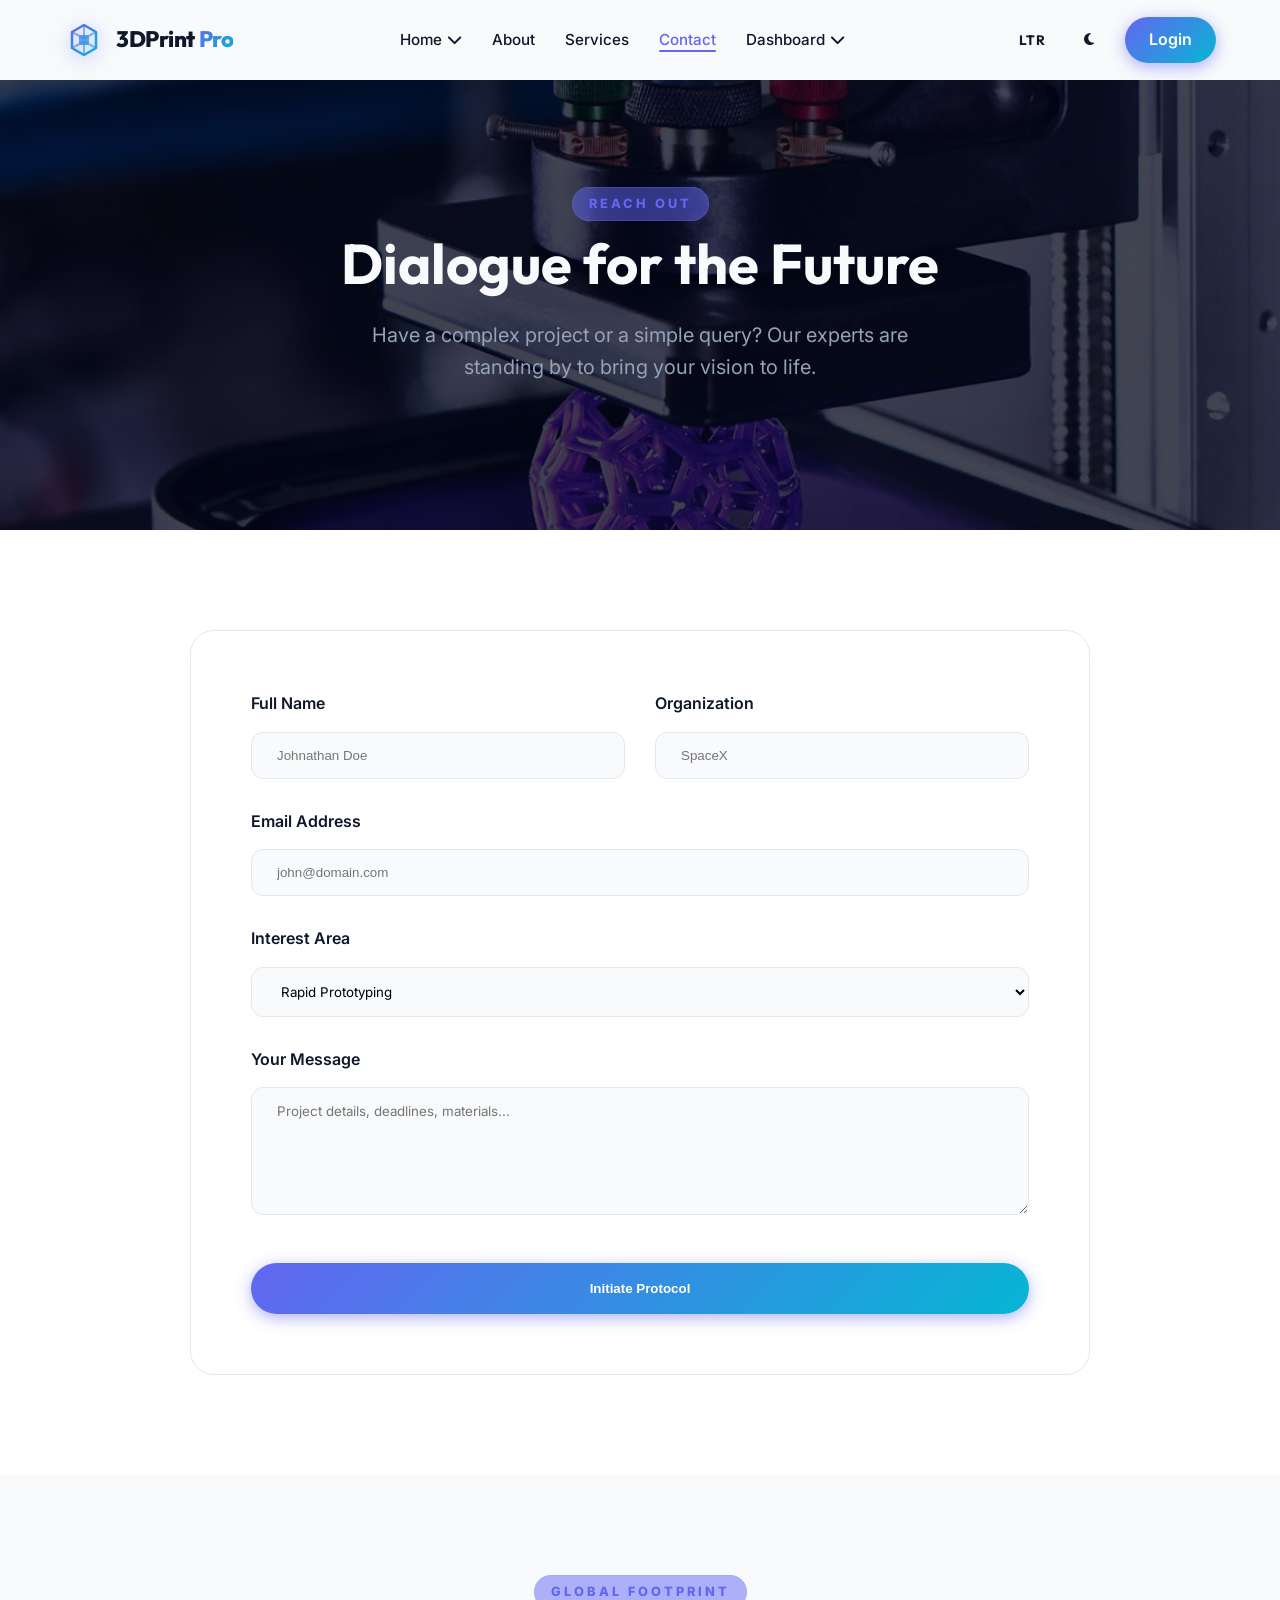
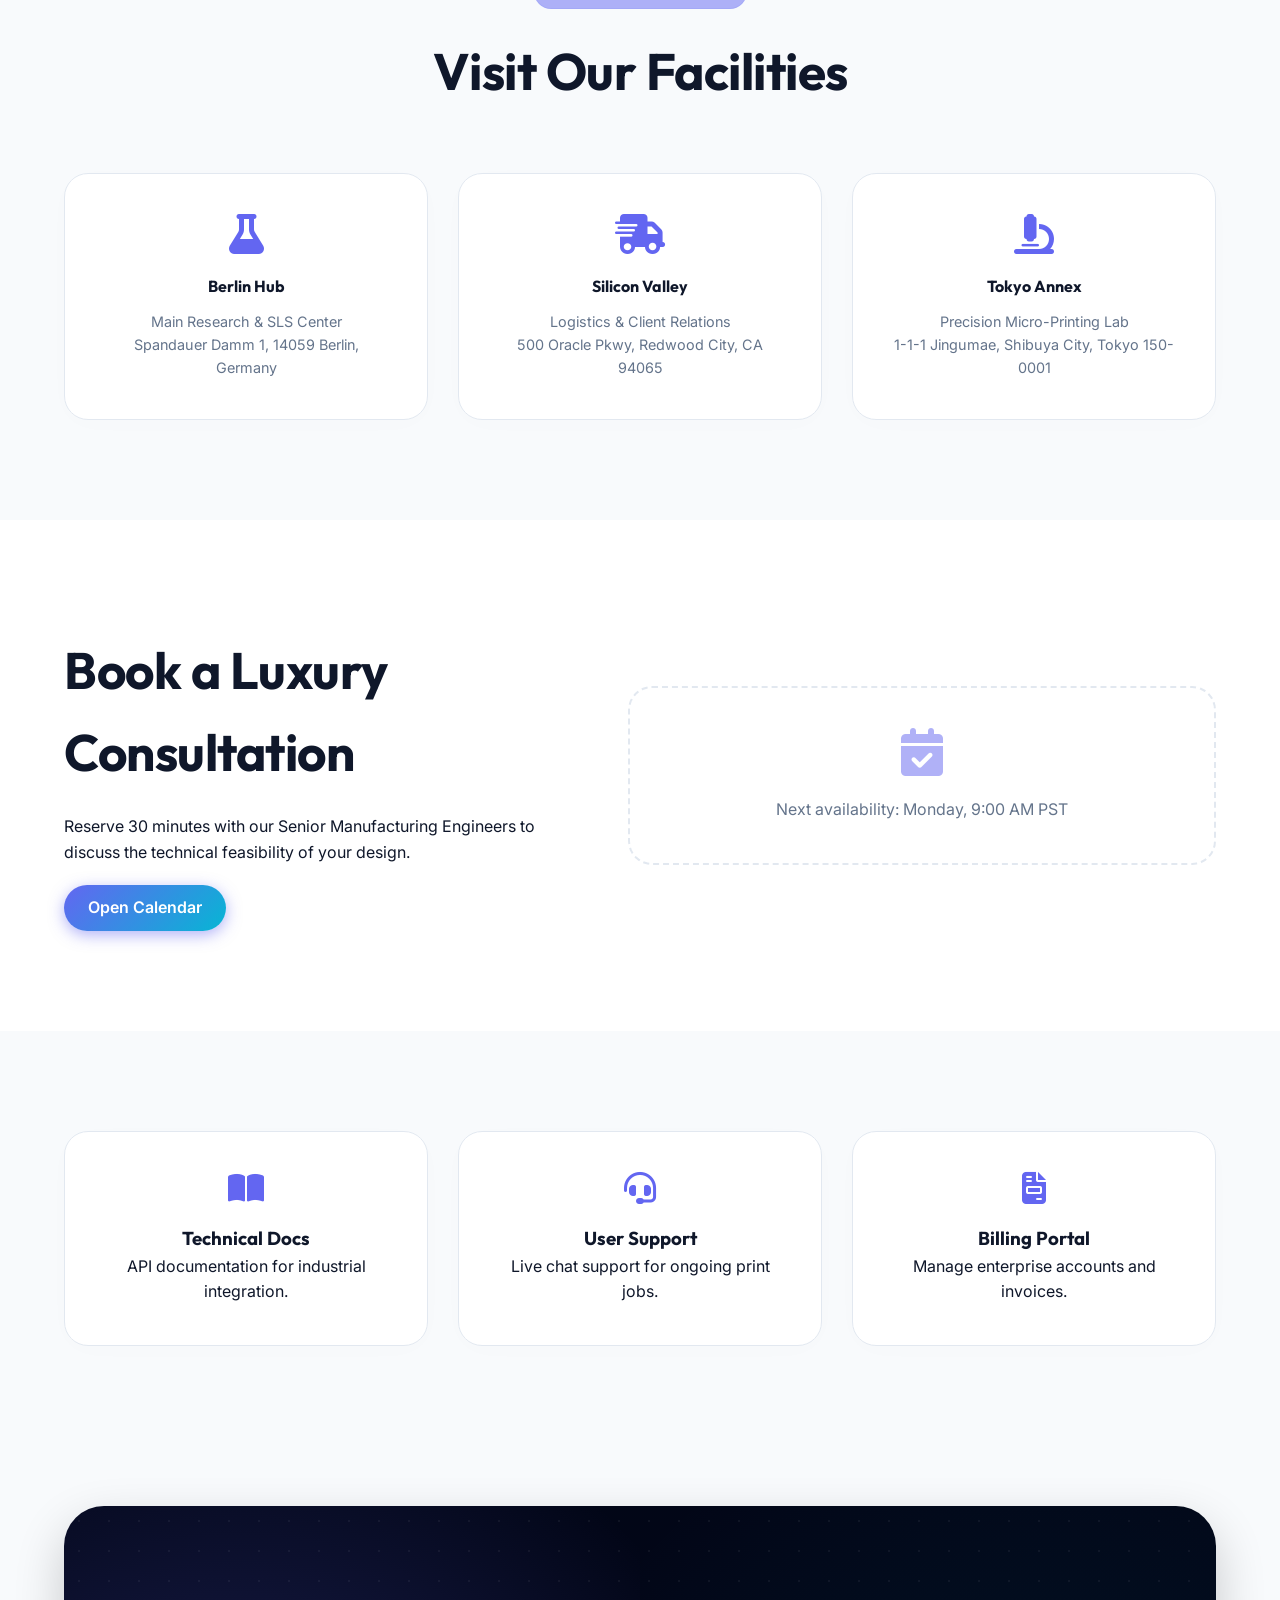
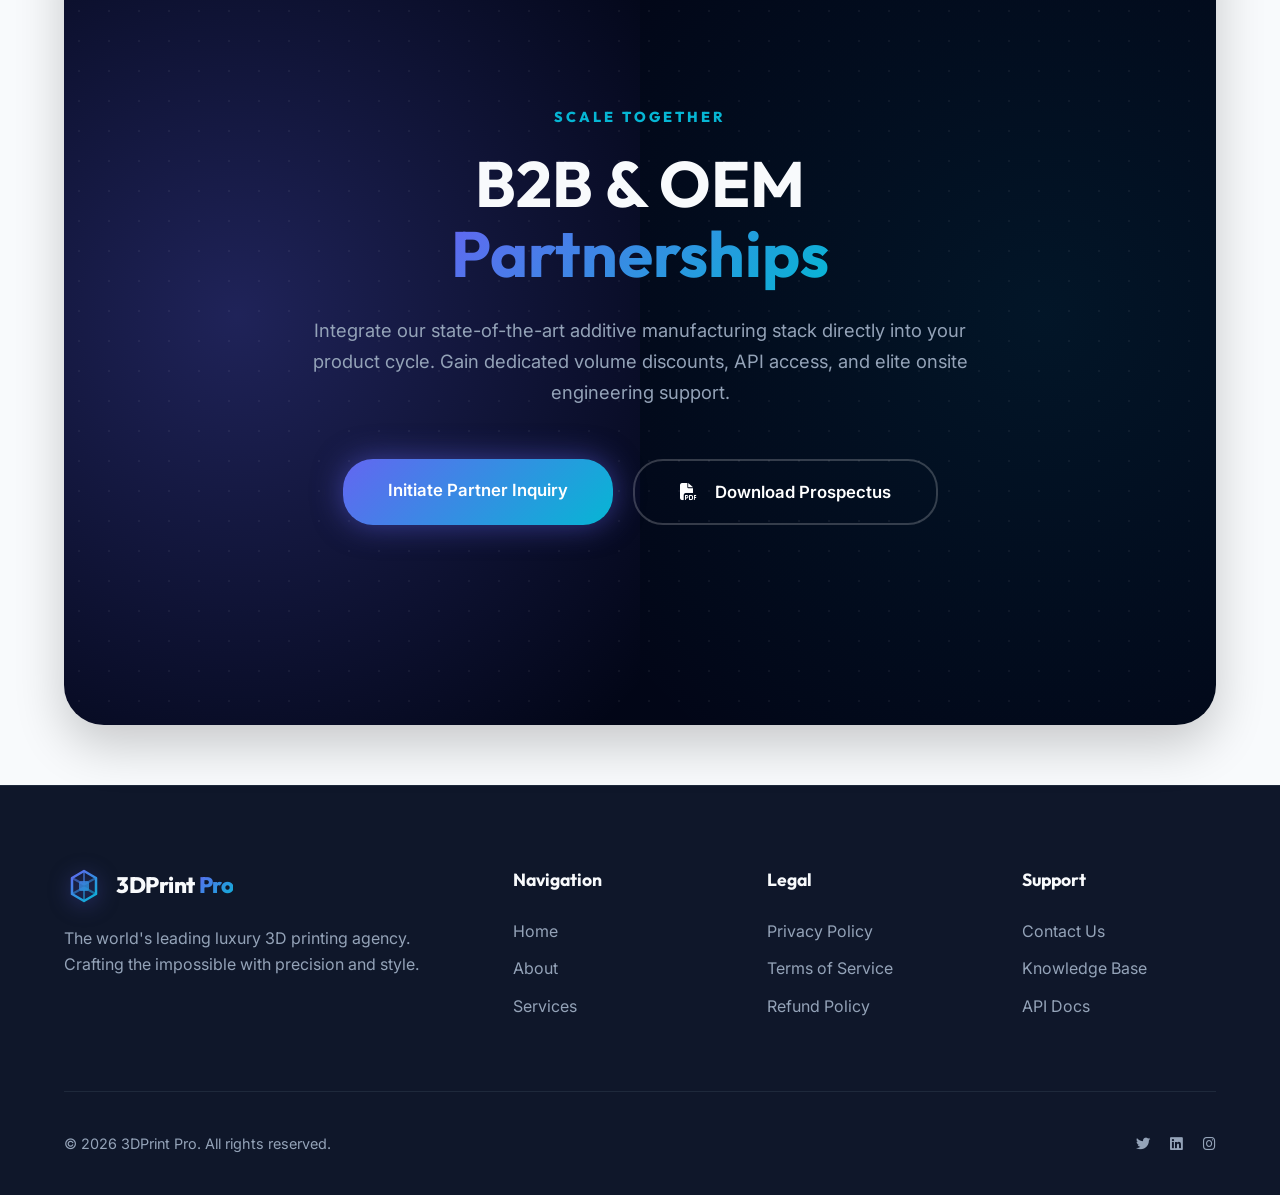
<file: contact.html>
<!DOCTYPE html>
<html lang="en">

<head>
    <meta charset="UTF-8">
    <meta name="viewport" content="width=device-width, initial-scale=1.0">
    <title>Contact Us | 3DPrint Pro</title>
    <link rel="icon" type="image/svg+xml" href="logo-icon.svg">
    <meta name="description"
        content="Get in touch with 3DPrint Pro for all your industrial 3D printing inquiries. Consulting, support, and partnerships.">
    <style>
        html,
        body {
            overflow-x: hidden !important;
            max-width: 100% !important;
        }

        * {
            box-sizing: border-box;
            min-width: 0;
        }
    </style>
    <!-- Font Awesome for icons -->
    <link rel="stylesheet" href="https://cdnjs.cloudflare.com/ajax/libs/font-awesome/6.4.0/css/all.min.css">
    <link rel="stylesheet" href="index.css">
</head>

<body>

    <header>
        <a href="index.html" class="logo">
            <img src="logo-icon.svg" alt="3DPrint Pro" class="logo-icon">
            <span class="logo-text">3DPrint <span class="text-accent">Pro</span></span>
        </a>

        <nav>
            <div class="nav-item">
                <a href="index.html" class="nav-link">Home <i class="fas fa-chevron-down"></i></a>
                <div class="dropdown">
                    <a href="index.html" class="dropdown-link">Home 1</a>
                    <a href="home2.html" class="dropdown-link">Home 2</a>
                </div>
            </div>
            <div class="nav-item">
                <a href="about.html" class="nav-link">About</a>
            </div>
            <div class="nav-item">
                <a href="services.html" class="nav-link">Services</a>
            </div>
            <div class="nav-item">
                <a href="contact.html" class="nav-link active">Contact</a>
            </div>
            <div class="nav-item">
                <a href="user-dashboard.html" class="nav-link">Dashboard <i class="fas fa-chevron-down"></i></a>
                <div class="dropdown">
                    <a href="user-dashboard.html" class="dropdown-link">User Dashboard</a>
                    <a href="admin-dashboard.html" class="dropdown-link">Admin Dashboard</a>
                </div>
            </div>
        </nav>

        <div class="header-right">
            <button class="icon-btn" id="rtl-toggle" title="Switch RTL/LTR">LTR</button>
            <button class="icon-btn" id="theme-toggle" title="Toggle Theme"><i class="fas fa-moon"></i></button>
            <a href="login.html" class="login-btn">Login</a>
            <button class="hamburger" id="hamburger" aria-label="Toggle menu">
                <span></span><span></span><span></span>
            </button>
        </div>
    </header>

    <!-- Mobile Nav Drawer -->
    <div class="mobile-nav" id="mobile-nav">
        <div class="mobile-nav-overlay" id="mobile-nav-overlay"></div>
        <div class="mobile-nav-drawer">
            <button class="mobile-nav-link" onclick="toggleMobileSub('home-sub',this)">
                Home <i class="fas fa-chevron-down"></i>
            </button>
            <div class="mobile-sub-group" id="home-sub">
                <a href="index.html" class="mobile-sub-link">Home 1</a>
                <a href="home2.html" class="mobile-sub-link">Home 2</a>
            </div>
            <a href="about.html" class="mobile-nav-link">About</a>
            <a href="services.html" class="mobile-nav-link">Services</a>
            <a href="contact.html" class="mobile-nav-link active">Contact</a>
            <button class="mobile-nav-link" onclick="toggleMobileSub('dash-sub',this)">
                Dashboard <i class="fas fa-chevron-down"></i>
            </button>
            <div class="mobile-sub-group" id="dash-sub">
                <a href="user-dashboard.html" class="mobile-sub-link">User Dashboard</a>
                <a href="admin-dashboard.html" class="mobile-sub-link">Admin Dashboard</a>
            </div>
            <div class="mobile-nav-footer">
                <a href="login.html" class="login-btn" style="flex:1; text-align:center;">Login</a>
            </div>
        </div>
    </div>

    <main style="padding-top: 80px;">
        <!-- Section 1: Hero -->
        <section class="hero" style="height: 50vh; min-height: 400px; background-image: url('3d5.webp'); background-size: cover; background-position: center; position: relative; overflow: hidden;">
            <div class="hero-overlay" style="position: absolute; inset: 0; background: var(--bg-main); opacity: 0.75; z-index: 1;"></div>
            <div class="hero-content" style="position: relative; z-index: 2;">
                <span class="section-tag">Reach Out</span>
                <h1 style="font-size: 3.5rem;">Dialogue for the Future</h1>
                <p>Have a complex project or a simple query? Our experts are standing by to bring your vision to life.
                </p>
            </div>
        </section>

        <!-- Section 2: Contact Form -->
        <section id="contact-portal" style="background: var(--bg-card);">
            <div style="max-width: 900px; margin: 0 auto;">
                <div class="card" style="padding: clamp(24px, 5vw, 60px);">
                    <form>
                        <div style="display: grid; grid-template-columns: 1fr 1fr; gap: 30px; margin-bottom: 30px;">
                            <div>
                                <label style="display: block; margin-bottom: 15px; font-weight: 600;">Full Name</label>
                                <input type="text" placeholder="Johnathan Doe"
                                    style="width: 100%; padding: 15px 25px; border-radius: 12px; border: 1px solid var(--border); background: var(--bg-main);">
                            </div>
                            <div>
                                <label
                                    style="display: block; margin-bottom: 15px; font-weight: 600;">Organization</label>
                                <input type="text" placeholder="SpaceX"
                                    style="width: 100%; padding: 15px 25px; border-radius: 12px; border: 1px solid var(--border); background: var(--bg-main);">
                            </div>
                        </div>
                        <div style="margin-bottom: 30px;">
                            <label style="display: block; margin-bottom: 15px; font-weight: 600;">Email Address</label>
                            <input type="email" placeholder="john@domain.com"
                                style="width: 100%; padding: 15px 25px; border-radius: 12px; border: 1px solid var(--border); background: var(--bg-main);">
                        </div>
                        <div style="margin-bottom: 30px;">
                            <label style="display: block; margin-bottom: 15px; font-weight: 600;">Interest Area</label>
                            <select
                                style="width: 100%; padding: 15px 25px; border-radius: 12px; border: 1px solid var(--border); background: var(--bg-main); font-family: inherit;">
                                <option>Rapid Prototyping</option>
                                <option>Industrial Batch Production</option>
                                <option>B2B Partnership</option>
                                <option>R&D Collaboration</option>
                            </select>
                        </div>
                        <div style="margin-bottom: 40px;">
                            <label style="display: block; margin-bottom: 15px; font-weight: 600;">Your Message</label>
                            <textarea rows="6" placeholder="Project details, deadlines, materials..."
                                style="width: 100%; padding: 15px 25px; border-radius: 12px; border: 1px solid var(--border); background: var(--bg-main); font-family: inherit;"></textarea>
                        </div>
                        <button type="submit" class="login-btn"
                            style="width: 100%; border: none; cursor: pointer; padding: 18px;">Initiate
                            Protocol</button>
                    </form>
                </div>
            </div>
        </section>

        <!-- Section 3: Global Hub Locations -->
        <section id="hubs">
            <div class="section-head">
                <span class="section-tag">Global Footprint</span>
                <h2 class="section-title">Visit Our Facilities</h2>
            </div>
            <div class="grid-3">
                <div class="card" style="text-align: center;">
                    <i class="fas fa-flask" style="font-size: 2.5rem; color: var(--primary); margin-bottom: 20px;"></i>
                    <h4>Berlin Hub</h4>
                    <p style="font-size: 0.9rem; margin-top: 10px; color: var(--text-muted);">Main Research & SLS
                        Center<br>Spandauer Damm 1, 14059 Berlin, Germany</p>
                </div>
                <div class="card" style="text-align: center;">
                    <i class="fas fa-truck-fast" style="font-size: 2.5rem; color: var(--primary); margin-bottom: 20px;"></i>
                    <h4>Silicon Valley</h4>
                    <p style="font-size: 0.9rem; margin-top: 10px; color: var(--text-muted);">Logistics & Client
                        Relations<br>500 Oracle Pkwy, Redwood City, CA 94065</p>
                </div>
                <div class="card" style="text-align: center;">
                    <i class="fas fa-microscope" style="font-size: 2.5rem; color: var(--primary); margin-bottom: 20px;"></i>
                    <h4>Tokyo Annex</h4>
                    <p style="font-size: 0.9rem; margin-top: 10px; color: var(--text-muted);">Precision Micro-Printing
                        Lab<br>1-1-1 Jingumae, Shibuya City, Tokyo 150-0001</p>
                </div>
            </div>
        </section>

        <!-- Section 4: Booking / Calendar -->
        <section id="booking" style="background: var(--bg-card);">
            <div style="display: flex; gap: 60px; align-items: center; flex-wrap: wrap;">
                <div style="flex: 1; min-width: 300px;">
                    <h2 class="section-title">Book a Luxury Consultation</h2>
                    <p style="margin: 20px 0;">Reserve 30 minutes with our Senior Manufacturing Engineers to discuss the
                        technical feasibility of your design.</p>
                    <a href="#" class="login-btn" style="display: inline-block;">Open Calendar</a>
                </div>
                <div
                    style="flex: 1; min-width: 300px; padding: 40px; border-radius: 24px; border: 2px dashed var(--border); text-align: center;">
                    <i class="fas fa-calendar-check" style="font-size: 3rem; color: var(--primary); opacity: 0.5;"></i>
                    <p style="margin-top: 20px; color: var(--text-muted);">Next availability: Monday, 9:00 AM PST</p>
                </div>
            </div>
        </section>

        <!-- Section 5: Support Hub -->
        <section id="support">
            <div class="grid-3" style="text-align: center;">
                <div class="card">
                    <i class="fas fa-book-open"
                        style="font-size: 2rem; color: var(--primary); margin-bottom: 20px;"></i>
                    <h3>Technical Docs</h3>
                    <p>API documentation for industrial integration.</p>
                </div>
                <div class="card">
                    <i class="fas fa-headset" style="font-size: 2rem; color: var(--primary); margin-bottom: 20px;"></i>
                    <h3>User Support</h3>
                    <p>Live chat support for ongoing print jobs.</p>
                </div>
                <div class="card">
                    <i class="fas fa-file-invoice"
                        style="font-size: 2rem; color: var(--primary); margin-bottom: 20px;"></i>
                    <h3>Billing Portal</h3>
                    <p>Manage enterprise accounts and invoices.</p>
                </div>
            </div>
        </section>

        <!-- Section 6: Partner with Us -->
        <section id="partnership" style="margin: 60px 5%; position: relative; border-radius: 40px; overflow: hidden; background: #020617; box-shadow: 0 20px 50px rgba(0, 0, 0, 0.2);">
            <!-- Dynamic Background elements -->
            <div style="position: absolute; top: -50%; left: -20%; width: 70%; height: 200%; background: radial-gradient(circle, var(--primary-glow) 0%, transparent 60%); opacity: 0.6; z-index: 1;"></div>
            <div style="position: absolute; bottom: -50%; right: -20%; width: 70%; height: 200%; background: radial-gradient(circle, rgba(6, 182, 212, 0.15) 0%, transparent 60%); opacity: 0.6; z-index: 1;"></div>
            <div style="position: absolute; inset: 0; background-image: radial-gradient(rgba(255, 255, 255, 0.05) 1px, transparent 1px); background-size: 30px 30px; z-index: 2;"></div>
            
            <div style="position: relative; z-index: 3; padding: 100px 8%; text-align: center; color: #f8fafc;">
                <span style="font-family: 'Outfit'; font-weight: 800; font-size: 0.9rem; letter-spacing: 3px; color: var(--secondary); text-transform: uppercase; margin-bottom: 20px; display: block;">Scale Together</span>
                <h2 style="font-size: clamp(2.5rem, 5vw, 4rem); margin-bottom: 25px; line-height: 1.1;">B2B & OEM <br><span style="background: linear-gradient(135deg, var(--primary), var(--secondary)); -webkit-background-clip: text; -webkit-text-fill-color: transparent; background-clip: text;">Partnerships</span></h2>
                <p style="max-width: 700px; margin: 0 auto 50px; font-size: 1.15rem; color: #94a3b8; line-height: 1.7;">
                    Integrate our state-of-the-art additive manufacturing stack directly into your product cycle. Gain dedicated volume discounts, API access, and elite onsite engineering support.
                </p>
                <div style="display: flex; gap: 20px; justify-content: center; flex-wrap: wrap;">
                    <a href="#" class="login-btn" style="padding: 18px 45px; font-size: 1.05rem; box-shadow: 0 0 30px var(--primary-glow);">Initiate Partner Inquiry</a>
                    <a href="#" class="secondary-btn" style="padding: 18px 45px; font-size: 1.05rem; border-color: rgba(255, 255, 255, 0.2); color: white;"><i class="fas fa-file-pdf" style="margin-right: 10px;"></i> Download Prospectus</a>
                </div>
            </div>
        </section>
    </main>

    <footer>
        <div class="footer-grid">
            <div class="footer-about">
                <a href="index.html" class="logo footer-logo">
                    <img src="logo-icon.svg" alt="3DPrint Pro" class="logo-icon">
                    <span class="logo-text">3DPrint <span class="text-accent">Pro</span></span>
                </a>
                <p style="color: var(--text-muted);">The world's leading luxury 3D printing agency. Crafting the
                    impossible with precision and style.</p>
            </div>
            <div class="footer-links">
                <h4>Navigation</h4>
                <ul>
                    <li><a href="index.html">Home</a></li>
                    <li><a href="about.html">About</a></li>
                    <li><a href="services.html">Services</a></li>
                </ul>
            </div>
            <div class="footer-links">
                <h4>Legal</h4>
                <ul>
                    <li><a href="#">Privacy Policy</a></li>
                    <li><a href="#">Terms of Service</a></li>
                    <li><a href="#">Refund Policy</a></li>
                </ul>
            </div>
            <div class="footer-links">
                <h4>Support</h4>
                <ul>
                    <li><a href="contact.html">Contact Us</a></li>
                    <li><a href="#">Knowledge Base</a></li>
                    <li><a href="#">API Docs</a></li>
                </ul>
            </div>
        </div>
        <div class="footer-bottom">
            <p>&copy; 2026 3DPrint Pro. All rights reserved.</p>
            <div style="display: flex; gap: 20px;">
                <a href="#" style="color: var(--text-muted);"><i class="fab fa-twitter"></i></a>
                <a href="#" style="color: var(--text-muted);"><i class="fab fa-linkedin"></i></a>
                <a href="#" style="color: var(--text-muted);"><i class="fab fa-instagram"></i></a>
            </div>
        </div>
    </footer>

    <script src="index.js"></script>
    <script>
        const hamburger = document.getElementById('hamburger');
        const mobileNav = document.getElementById('mobile-nav');
        const overlay = document.getElementById('mobile-nav-overlay');
        hamburger.addEventListener('click', () => {
            hamburger.classList.toggle('open');
            mobileNav.classList.toggle('open');
            document.body.style.overflow = mobileNav.classList.contains('open') ? 'hidden' : '';
        });
        overlay.addEventListener('click', () => {
            hamburger.classList.remove('open');
            mobileNav.classList.remove('open');
            document.body.style.overflow = '';
        });
        function toggleMobileSub(id, btn) {
            document.getElementById(id).classList.toggle('open');
            btn.classList.toggle('active');
        }
    </script>
</body>

</html>
</file>
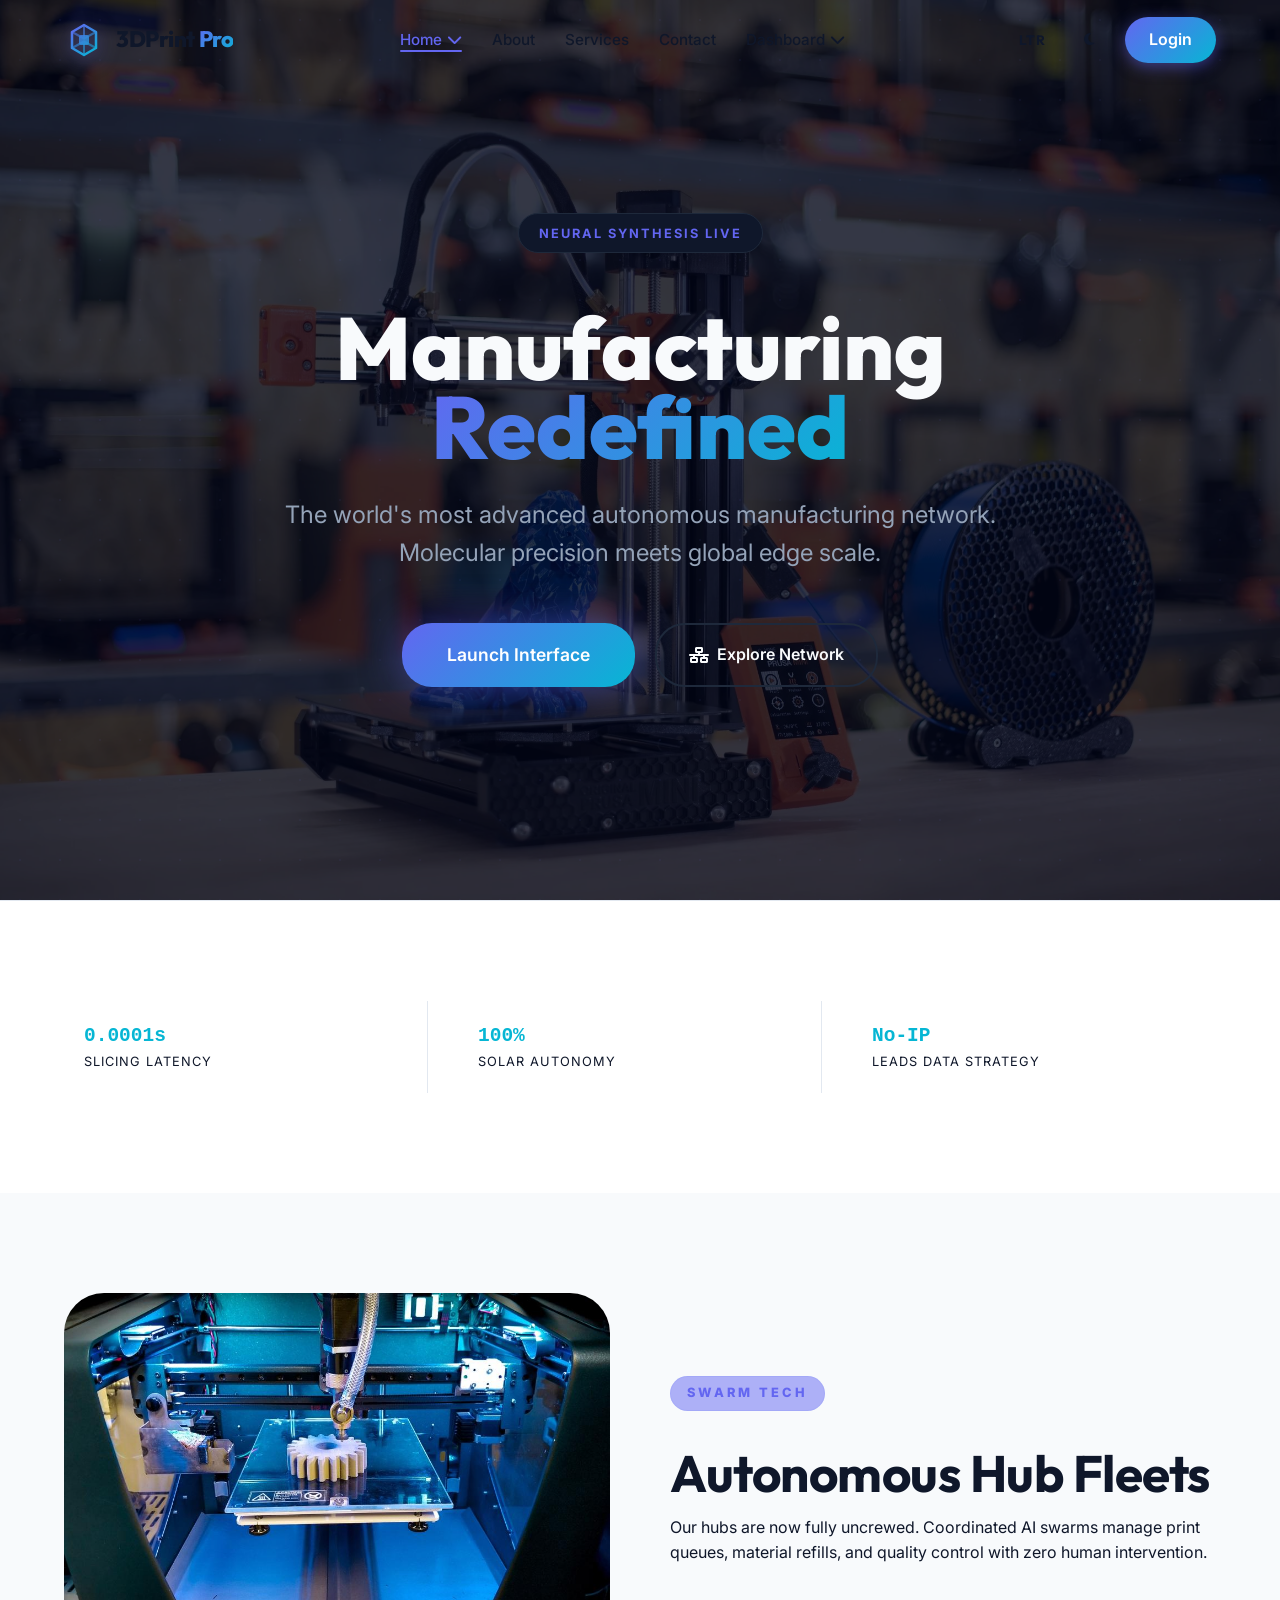
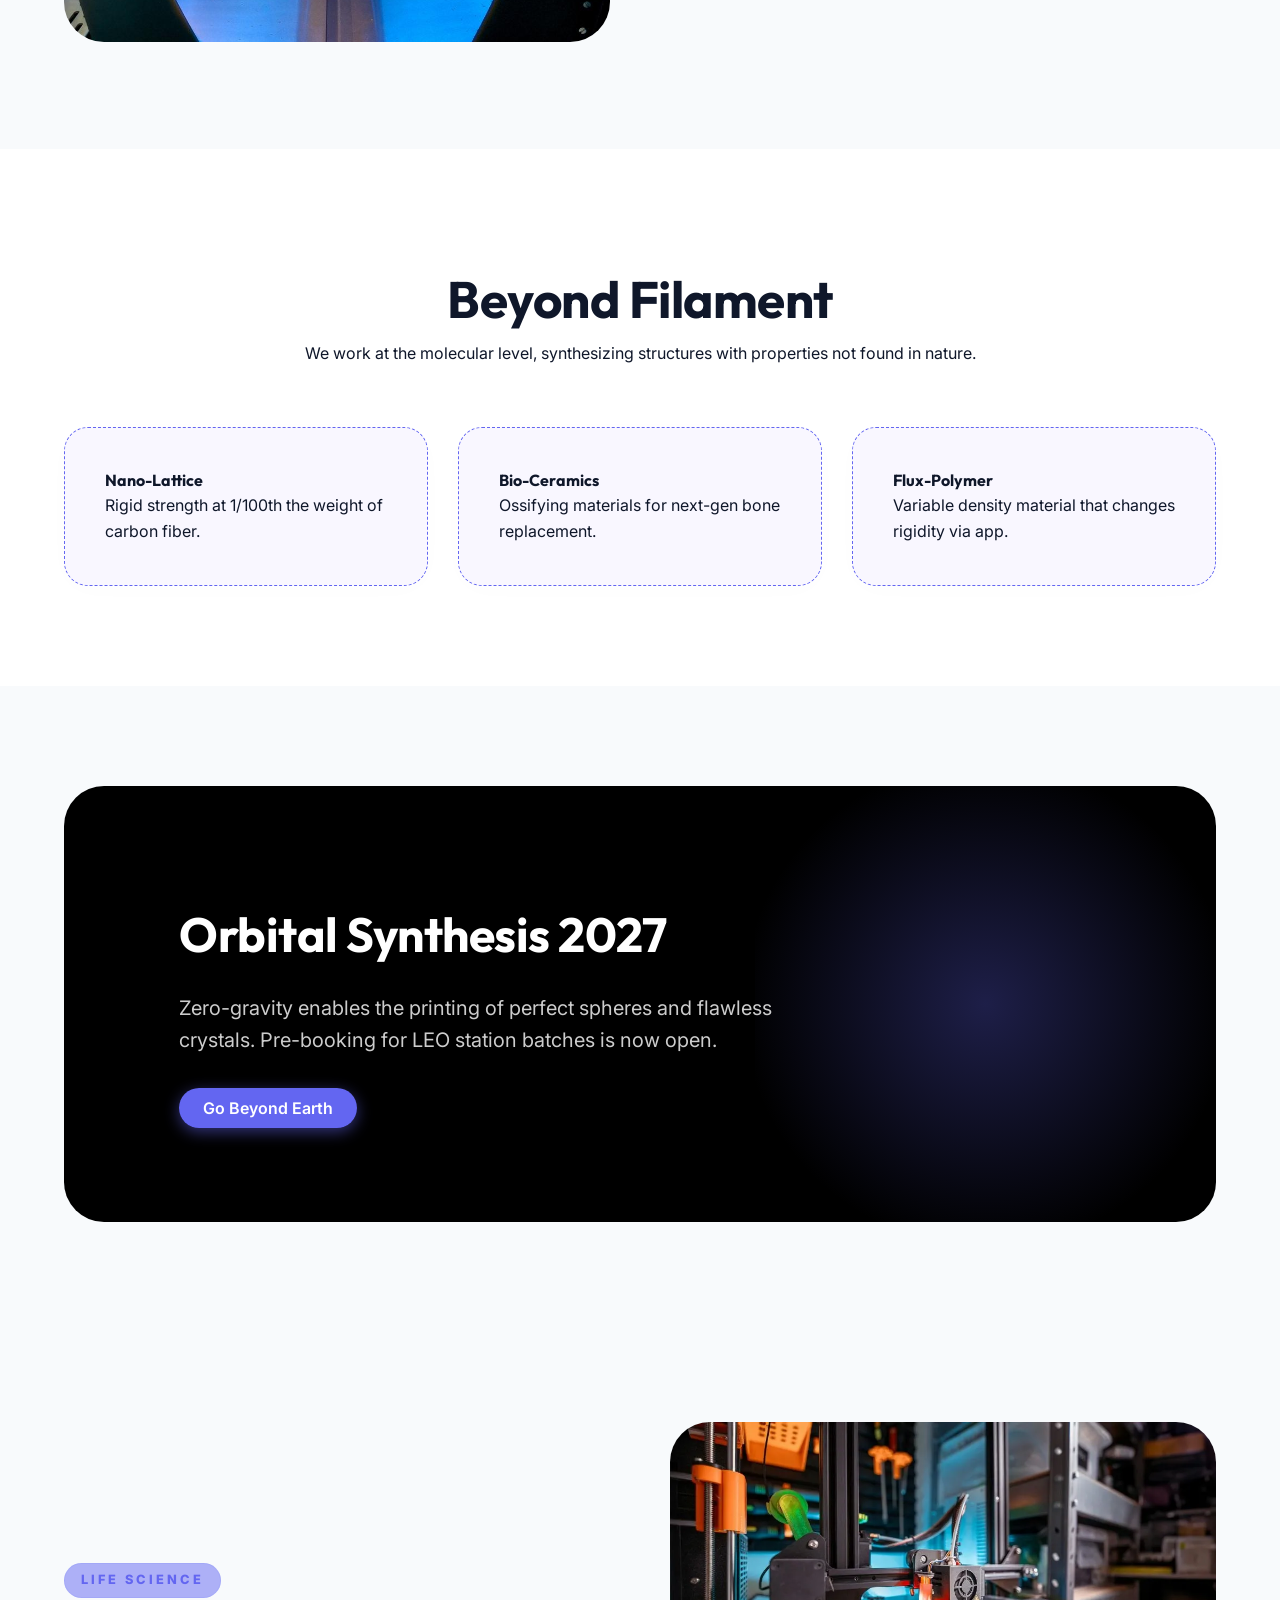
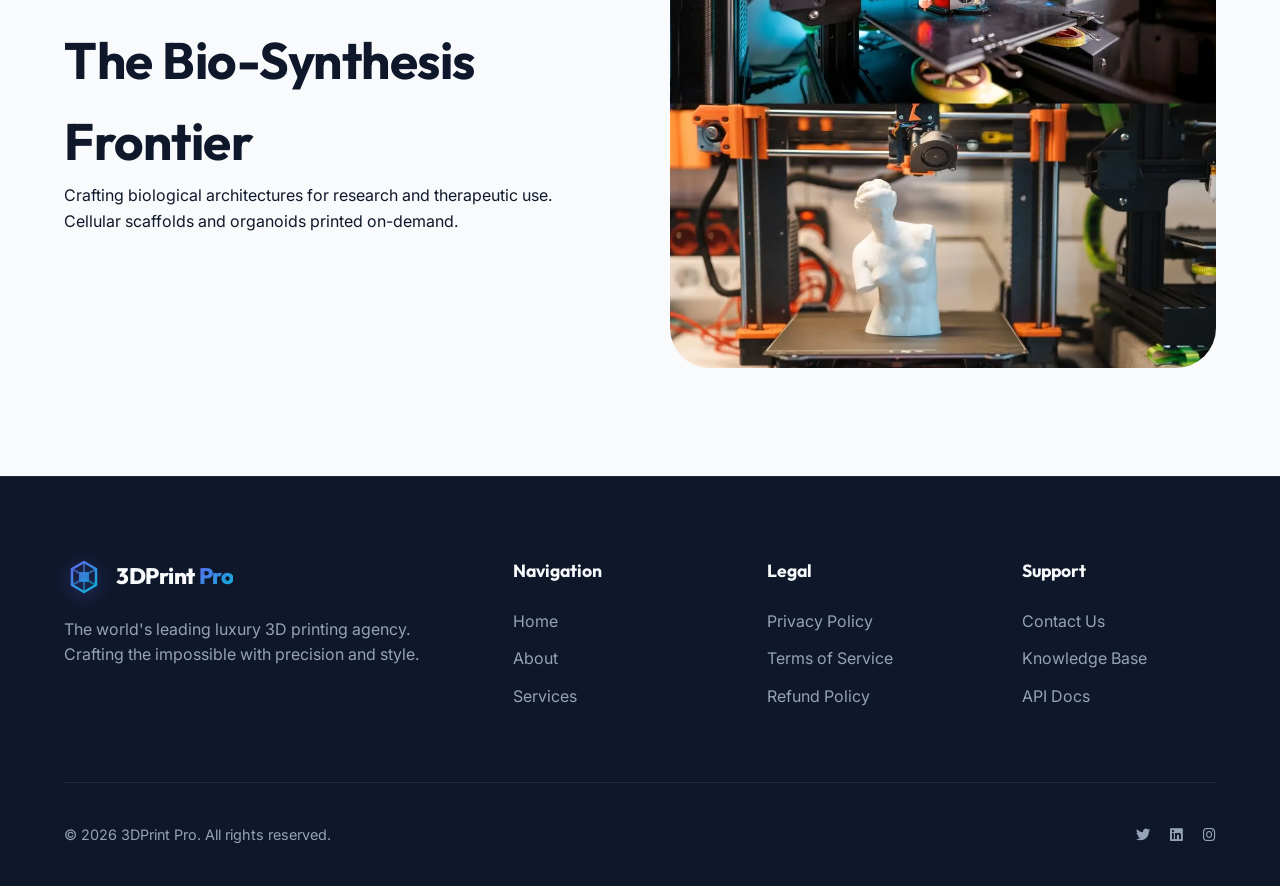
<file: home2.html>
<!DOCTYPE html>
<html lang="en">

<head>
    <meta charset="UTF-8">
    <meta name="viewport" content="width=device-width, initial-scale=1.0">
    <title>3DPrint Pro | The Future is Now (Home 2)</title>
    <link rel="icon" type="image/svg+xml" href="logo-icon.svg">
    <meta name="description"
        content="Explore the futuristic side of 3D printing. Autonomous fleets, orbital manufacturing, and bio-synthesis.">
    <style>
        html,
        body {
            overflow-x: hidden !important;
            max-width: 100% !important;
        }

        * {
            box-sizing: border-box;
            min-width: 0;
        }
    </style>
    <!-- Font Awesome for icons -->
    <link rel="stylesheet" href="https://cdnjs.cloudflare.com/ajax/libs/font-awesome/6.4.0/css/all.min.css">
    <link rel="stylesheet" href="index.css">
    <style>
        /* Home 2 specific "Futuristic" overrides */
        [data-theme="light"] body {
            --primary: #8b5cf6;
            --secondary: #ec4899;
            --bg-main: #faf5ff;
        }

        body[data-theme="dark"] {
            --primary: #a78bfa;
            --secondary: #f472b6;
        }

        .futo-hero {
            background: radial-gradient(circle at 50% 50%, rgba(139, 92, 246, 0.1), transparent 70%),
                url('https://images.unsplash.com/photo-1550751827-4bd374c3f58b?auto=format&fit=crop&w=1200&q=80');
            background-size: cover;
            background-position: center;
        }
    </style>
</head>

<body>

    <header>
        <a href="index.html" class="logo">
            <img src="logo-icon.svg" alt="3DPrint Pro" class="logo-icon">
            <span class="logo-text">3DPrint <span class="text-accent">Pro</span></span>
        </a>

        <nav>
            <div class="nav-item">
                <a href="index.html" class="nav-link active">Home <i class="fas fa-chevron-down"></i></a>
                <div class="dropdown">
                    <a href="index.html" class="dropdown-link">Home 1</a>
                    <a href="home2.html" class="dropdown-link">Home 2</a>
                </div>
            </div>
            <div class="nav-item">
                <a href="about.html" class="nav-link">About</a>
            </div>
            <div class="nav-item">
                <a href="services.html" class="nav-link">Services</a>
            </div>
            <div class="nav-item">
                <a href="contact.html" class="nav-link">Contact</a>
            </div>
            <div class="nav-item">
                <a href="user-dashboard.html" class="nav-link">Dashboard <i class="fas fa-chevron-down"></i></a>
                <div class="dropdown">
                    <a href="user-dashboard.html" class="dropdown-link">User Dashboard</a>
                    <a href="admin-dashboard.html" class="dropdown-link">Admin Dashboard</a>
                </div>
            </div>
        </nav>

        <div class="header-right">
            <button class="icon-btn" id="rtl-toggle" title="Switch RTL/LTR">LTR</button>
            <button class="icon-btn" id="theme-toggle" title="Toggle Theme"><i class="fas fa-moon"></i></button>
            <a href="login.html" class="login-btn">Login</a>
            <button class="hamburger" id="hamburger" aria-label="Toggle menu">
                <span></span><span></span><span></span>
            </button>
        </div>
    </header>

    <!-- Mobile Nav Drawer -->
    <div class="mobile-nav" id="mobile-nav">
        <div class="mobile-nav-overlay" id="mobile-nav-overlay"></div>
        <div class="mobile-nav-drawer">
            <button class="mobile-nav-link active" onclick="toggleMobileSub('home-sub',this)">
                Home <i class="fas fa-chevron-down"></i>
            </button>
            <div class="mobile-sub-group" id="home-sub">
                <a href="index.html" class="mobile-sub-link">Home 1</a>
                <a href="home2.html" class="mobile-sub-link">Home 2</a>
            </div>
            <a href="about.html" class="mobile-nav-link">About</a>
            <a href="services.html" class="mobile-nav-link">Services</a>
            <a href="contact.html" class="mobile-nav-link">Contact</a>
            <button class="mobile-nav-link" onclick="toggleMobileSub('dash-sub',this)">
                Dashboard <i class="fas fa-chevron-down"></i>
            </button>
            <div class="mobile-sub-group" id="dash-sub">
                <a href="user-dashboard.html" class="mobile-sub-link">User Dashboard</a>
                <a href="admin-dashboard.html" class="mobile-sub-link">Admin Dashboard</a>
            </div>
            <div class="mobile-nav-footer">
                <a href="login.html" class="login-btn" style="flex:1; text-align:center;">Login</a>
            </div>
        </div>
    </div>

    <main>
        <!-- Futuristic Hero (Minimalist & Dynamic Theme Support) -->
        <section class="hero"
            style="display: flex; align-items: center; justify-content: center; text-align: center; padding: 0 5%; min-height: 100vh; background-image: url('3de.webp'); background-size: cover; background-position: center; background-repeat: no-repeat; position: relative; overflow: hidden;">
            <!-- Dynamic Theme-aware Overlay for perfect contrast -->
            <div class="hero-overlay" style="position: absolute; inset: 0; background: var(--bg-main); opacity: 0.8; z-index: 1;"></div>
            <!-- Subtle Animated Particles/Grids for Futuristic Look -->
            <div
                style="position: absolute; inset: 0; opacity: 0.05; background-image: radial-gradient(var(--primary) 1px, transparent 1px); background-size: 40px 40px; z-index: 2;">
            </div>

            <div style="z-index: 3; max-width: 1000px; position: relative;">
                <div
                    style="display: inline-block; padding: 6px 20px; background: var(--bg-card); border: 1px solid var(--border); border-radius: 50px; margin-bottom: 25px;">
                    <span
                        style="font-size: 0.8rem; font-weight: 700; color: var(--primary); letter-spacing: 2px;">NEURAL
                        SYNTHESIS LIVE</span>
                </div>
                <h1
                    style="font-size: clamp(2.5rem, 10vw, 5.5rem); margin: 30px 0; line-height: 0.9; color: var(--text-main); font-weight: 800;">
                    Manufacturing <br> <span
                        style="background: linear-gradient(135deg, var(--primary), var(--secondary)); -webkit-background-clip: text; -webkit-text-fill-color: transparent; background-clip: text;">Redefined</span>
                </h1>
                <p
                    style="font-size: 1.5rem; color: var(--text-muted); max-width: 800px; margin: 0 auto 50px; line-height: 1.6;">
                    The world's most advanced autonomous manufacturing network. Molecular precision meets global edge
                    scale.</p>
                <div style="display: flex; gap: 20px; justify-content: center; flex-wrap: wrap;">
                    <a href="login.html" class="login-btn"
                        style="padding: 18px 45px; font-size: 1.1rem; border: none; box-shadow: 0 0 40px var(--primary-glow);">Launch
                        Interface</a>
                    <a href="#" class="secondary-btn">
                        <i class="fas fa-network-wired"></i> Explore Network
                    </a>
                </div>
            </div>
        </section>

        <!-- Section 2: Quantum Metrics -->
        <section style="background: var(--bg-card); border-top: 1px solid var(--border);">
            <div class="grid-3">
                <div style="padding: 20px; border-right: 1px solid var(--border);">
                    <h2 style="font-family: monospace; color: var(--secondary);">0.0001s</h2>
                    <p style="text-transform: uppercase; font-size: 0.8rem; letter-spacing: 1px;">Slicing Latency</p>
                </div>
                <div style="padding: 20px; border-right: 1px solid var(--border);">
                    <h2 style="font-family: monospace; color: var(--secondary);">100%</h2>
                    <p style="text-transform: uppercase; font-size: 0.8rem; letter-spacing: 1px;">Solar Autonomy</p>
                </div>
                <div style="padding: 20px;">
                    <h2 style="font-family: monospace; color: var(--secondary);">No-IP</h2>
                    <p style="text-transform: uppercase; font-size: 0.8rem; letter-spacing: 1px;">Leads Data Strategy
                    </p>
                </div>
            </div>
        </section>

        <!-- Section 3: Autonomous Fleet -->
        <section id="fleet">
            <div style="display: flex; gap: 60px; align-items: center; flex-wrap: wrap;">
                <div style="flex: 1; min-width: 300px;">
                    <img src="3d8.jpg"
                        style="width: 100%; border-radius: 40px;">
                </div>
                <div style="flex: 1; min-width: 300px;">
                    <span class="section-tag">Swarm Tech</span>
                    <h2 class="section-title">Autonomous Hub Fleets</h2>
                    <p>Our hubs are now fully uncrewed. Coordinated AI swarms manage print queues, material refills, and
                        quality control with zero human intervention.</p>
                </div>
            </div>
        </section>

        <!-- Section 4: Molecular Synthesis -->
        <section id="molecular" style="background: var(--bg-card);">
            <div class="section-head">
                <h2 class="section-title">Beyond Filament</h2>
                <p>We work at the molecular level, synthesizing structures with properties not found in nature.</p>
            </div>
            <div class="grid-3">
                <div class="card" style="background: rgba(139, 92, 246, 0.05); border: 1px dashed var(--primary);">
                    <h4>Nano-Lattice</h4>
                    <p>Rigid strength at 1/100th the weight of carbon fiber.</p>
                </div>
                <div class="card" style="background: rgba(139, 92, 246, 0.05); border: 1px dashed var(--primary);">
                    <h4>Bio-Ceramics</h4>
                    <p>Ossifying materials for next-gen bone replacement.</p>
                </div>
                <div class="card" style="background: rgba(139, 92, 246, 0.05); border: 1px dashed var(--primary);">
                    <h4>Flux-Polymer</h4>
                    <p>Variable density material that changes rigidity via app.</p>
                </div>
            </div>
        </section>

        <!-- Section 5: Orbital Mfg -->
        <section id="orbital">
            <div
                style="background: #000; border-radius: 40px; padding: 100px 10%; color: white; position: relative; overflow: hidden;">
                <div
                    style="position: absolute; right: 0; top: -10%; width: 40%; height: 120%; background: radial-gradient(circle, var(--primary), transparent 70%); opacity: 0.3; pointer-events: none;">
                </div>
                <h2 class="section-title" style="color: white; font-size: 3rem;">Orbital Synthesis 2027</h2>
                <p style="font-size: 1.25rem; max-width: 600px; margin: 20px 0 40px; opacity: 0.8;">Zero-gravity enables
                    the printing of perfect spheres and flawless crystals. Pre-booking for LEO station batches is now
                    open.</p>
                <a href="#" class="login-btn" style="background: var(--primary); border: none;">Go Beyond Earth</a>
            </div>
        </section>

        <!-- Section 6: Bio-Printing -->
        <section id="biosynthesis">
            <div style="display: flex; gap: 60px; align-items: center; flex-wrap: wrap-reverse;">
                <div style="flex: 1; min-width: 300px;">
                    <span class="section-tag">Life Science</span>
                    <h2 class="section-title">The Bio-Synthesis Frontier</h2>
                    <p>Crafting biological architectures for research and therapeutic use. Cellular scaffolds and
                        organoids printed on-demand.</p>
                </div>
                <div style="flex: 1; min-width: 300px;">
                    <img src="3d6.webp"
                        style="width: 100%; border-radius: 40px;">
                </div>
            </div>
        </section>
    </main>

    <footer>
        <div class="footer-grid">
            <div class="footer-about">
                <a href="index.html" class="logo footer-logo">
                    <img src="logo-icon.svg" alt="3DPrint Pro" class="logo-icon">
                    <span class="logo-text">3DPrint <span class="text-accent">Pro</span></span>
                </a>
                <p style="color: var(--text-muted);">The world's leading luxury 3D printing agency. Crafting the
                    impossible with precision and style.</p>
            </div>
            <div class="footer-links">
                <h4>Navigation</h4>
                <ul>
                    <li><a href="index.html">Home</a></li>
                    <li><a href="about.html">About</a></li>
                    <li><a href="services.html">Services</a></li>
                </ul>
            </div>
            <div class="footer-links">
                <h4>Legal</h4>
                <ul>
                    <li><a href="#">Privacy Policy</a></li>
                    <li><a href="#">Terms of Service</a></li>
                    <li><a href="#">Refund Policy</a></li>
                </ul>
            </div>
            <div class="footer-links">
                <h4>Support</h4>
                <ul>
                    <li><a href="contact.html">Contact Us</a></li>
                    <li><a href="#">Knowledge Base</a></li>
                    <li><a href="#">API Docs</a></li>
                </ul>
            </div>
        </div>
        <div class="footer-bottom">
            <p>&copy; 2026 3DPrint Pro. All rights reserved.</p>
            <div style="display: flex; gap: 20px;">
                <a href="#" style="color: var(--text-muted);"><i class="fab fa-twitter"></i></a>
                <a href="#" style="color: var(--text-muted);"><i class="fab fa-linkedin"></i></a>
                <a href="#" style="color: var(--text-muted);"><i class="fab fa-instagram"></i></a>
            </div>
        </div>
    </footer>

    <script src="index.js"></script>
    <script>
        const hamburger = document.getElementById('hamburger');
        const mobileNav = document.getElementById('mobile-nav');
        const overlay = document.getElementById('mobile-nav-overlay');
        hamburger.addEventListener('click', () => {
            hamburger.classList.toggle('open');
            mobileNav.classList.toggle('open');
            document.body.style.overflow = mobileNav.classList.contains('open') ? 'hidden' : '';
        });
        overlay.addEventListener('click', () => {
            hamburger.classList.remove('open');
            mobileNav.classList.remove('open');
            document.body.style.overflow = '';
        });
        function toggleMobileSub(id, btn) {
            document.getElementById(id).classList.toggle('open');
            btn.classList.toggle('active');
        }
    </script>
</body>

</html>
</file>
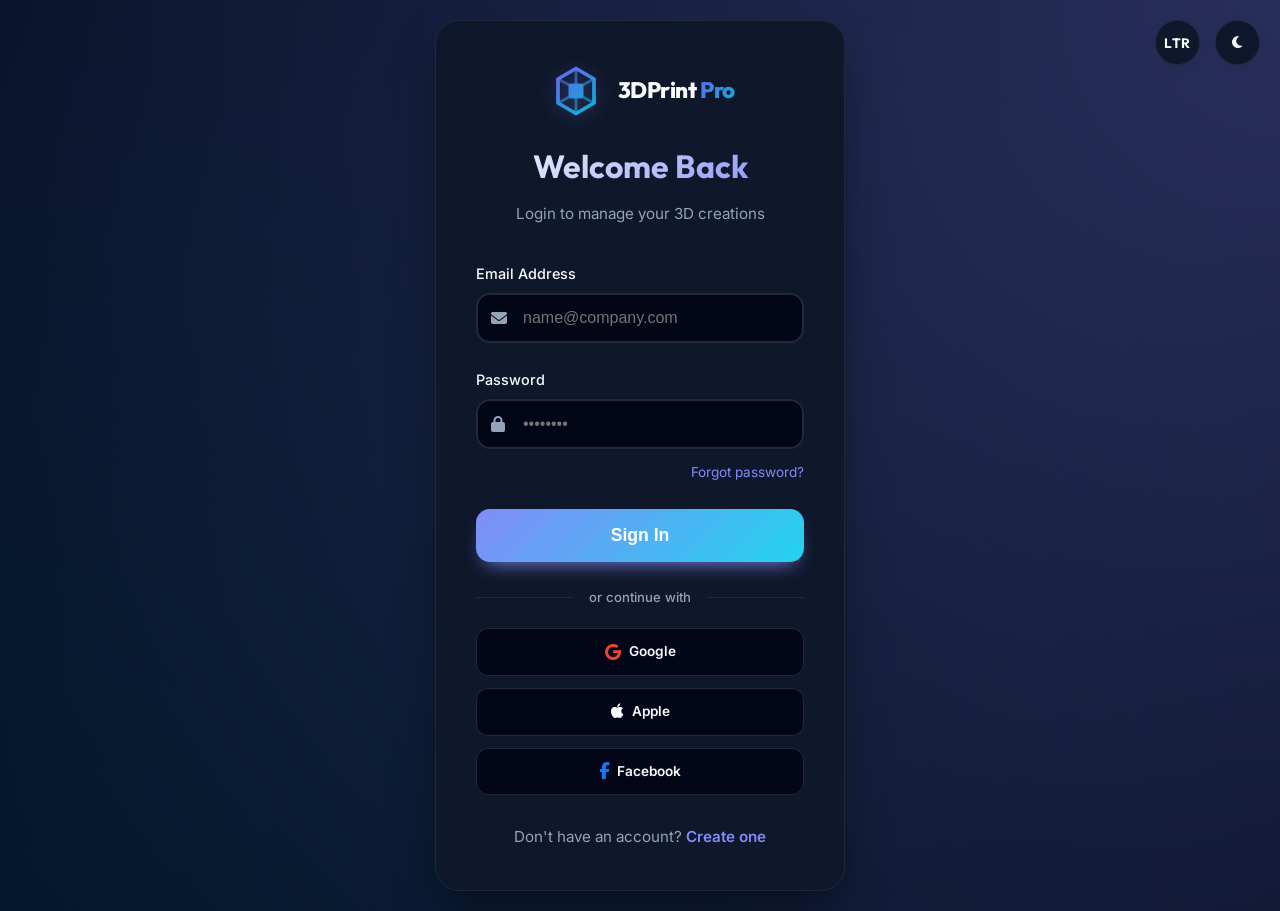
<file: login.html>
<!DOCTYPE html>
<html lang="en" data-theme="dark" dir="ltr">

<head>
    <meta charset="UTF-8">
    <meta name="viewport" content="width=device-width, initial-scale=1.0">
    <title>Login | 3DPrint Pro</title>
    <link rel="icon" type="image/svg+xml" href="logo-icon.svg">
    <link rel="stylesheet" href="https://cdnjs.cloudflare.com/ajax/libs/font-awesome/6.4.0/css/all.min.css">
    <link rel="stylesheet" href="index.css">
    <style>
        body {
            min-height: 100vh;
            display: flex;
            align-items: center;
            justify-content: center;
            background: var(--bg-main);
            background-image: radial-gradient(circle at top right, var(--primary-glow), transparent),
                radial-gradient(circle at bottom left, rgba(6, 182, 212, 0.1), transparent);
            position: relative;
            transition: var(--transition);
        }

        .auth-controls {
            position: absolute;
            top: 20px;
            right: 20px;
            display: flex;
            gap: 15px;
            z-index: 100;
        }

        .icon-btn {
            background: var(--bg-card);
            border: 1px solid var(--border);
            color: var(--text-main);
            width: 45px;
            height: 45px;
            border-radius: 50%;
            display: flex;
            align-items: center;
            justify-content: center;
            cursor: pointer;
            transition: var(--transition);
            box-shadow: 0 4px 15px rgba(0, 0, 0, 0.05);
            font-weight: 700;
            font-family: 'Outfit', sans-serif;
            font-size: 0.85rem;
            letter-spacing: 0.5px;
        }

        .icon-btn:hover {
            transform: translateY(-3px);
            border-color: var(--primary);
            color: var(--primary);
            box-shadow: 0 8px 25px var(--primary-glow);
        }

        .auth-container {
            width: 100%;
            max-width: 450px;
            padding: 20px;
            animation: fadeIn 0.8s ease-out;
        }

        @keyframes fadeIn {
            from {
                opacity: 0;
                transform: translateY(20px);
            }

            to {
                opacity: 1;
                transform: translateY(0);
            }
        }

        .auth-card {
            background: var(--bg-card);
            border: 1px solid var(--border);
            padding: 40px;
            border-radius: 24px;
            backdrop-filter: blur(20px);
            box-shadow: 0 25px 50px -12px rgba(0, 0, 0, 0.1);
        }

        [data-theme="dark"] .auth-card {
            box-shadow: 0 25px 50px -12px rgba(0, 0, 0, 0.5);
        }

        .auth-header {
            text-align: center;
            margin-bottom: 35px;
        }

        .auth-logo {
            margin-bottom: 20px;
        }

        .auth-logo img {
            height: 60px;
            width: auto;
        }

        .auth-header h1 {
            font-family: 'Outfit', sans-serif;
            font-size: 2rem;
            margin-bottom: 10px;
            background: linear-gradient(135deg, var(--text-main), var(--primary));
            -webkit-background-clip: text;
            background-clip: text;
            -webkit-text-fill-color: transparent;
        }

        .auth-header p {
            color: var(--text-muted);
            font-size: 0.95rem;
        }

        .form-group {
            margin-bottom: 25px;
            position: relative;
        }

        .form-group label {
            display: block;
            margin-bottom: 8px;
            font-size: 0.9rem;
            font-weight: 500;
            color: var(--text-main);
        }

        .input-wrapper {
            position: relative;
        }

        .input-wrapper i {
            position: absolute;
            left: 15px;
            top: 50%;
            transform: translateY(-50%);
            color: var(--text-muted);
            transition: var(--transition);
        }

        .form-group input {
            width: 100%;
            padding: 14px 15px 14px 45px;
            background: var(--bg-main);
            border: 2px solid var(--border);
            border-radius: 14px;
            color: var(--text-main);
            font-size: 1rem;
            transition: var(--transition);
        }

        .form-group input:focus {
            outline: none;
            border-color: var(--primary);
            background: var(--bg-card);
            box-shadow: 0 0 0 4px var(--primary-glow);
        }

        .form-group input:focus+i {
            color: var(--primary);
        }

        .forgot-pass {
            text-align: right;
            margin-top: -15px;
            margin-bottom: 25px;
        }

        .forgot-pass a {
            font-size: 0.85rem;
            color: var(--primary);
            text-decoration: none;
            transition: var(--transition);
        }

        .forgot-pass a:hover {
            text-decoration: underline;
        }

        .auth-btn {
            width: 100%;
            padding: 16px;
            background: linear-gradient(135deg, var(--primary), var(--secondary));
            border: none;
            border-radius: 14px;
            color: white;
            font-size: 1.1rem;
            font-weight: 600;
            cursor: pointer;
            transition: var(--transition);
            box-shadow: 0 10px 20px -10px var(--primary);
        }

        .auth-btn:hover {
            transform: translateY(-2px);
            box-shadow: 0 15px 30px -12px var(--primary);
            filter: brightness(1.1);
        }

        .auth-footer {
            text-align: center;
            margin-top: 30px;
            font-size: 0.95rem;
            color: var(--text-muted);
        }

        .auth-footer a {
            color: var(--primary);
            text-decoration: none;
            font-weight: 600;
        }

        .auth-footer a:hover {
            text-decoration: underline;
        }

        /* Mobile specific adjustments */
        @media (max-width: 500px) {
            .auth-card {
                padding: 30px 20px;
            }

            .auth-header h1 {
                font-size: 1.75rem;
            }
        }

        /* Auth RTL Overrides */
        [dir="rtl"] {
            text-align: right;
        }

        [dir="rtl"] .auth-controls {
            right: auto;
            left: 20px;
            flex-direction: row-reverse;
        }

        [dir="rtl"] .form-group input {
            padding: 14px 45px 14px 15px;
        }

        [dir="rtl"] .input-wrapper i {
            left: auto;
            right: 15px;
        }

        [dir="rtl"] .forgot-pass {
            text-align: left;
        }

        /* Social Auth Styles */
        .social-auth {
            margin-top: 25px;
        }
        .social-divider {
            display: flex;
            align-items: center;
            text-align: center;
            margin-bottom: 20px;
        }
        .social-divider::before,
        .social-divider::after {
            content: '';
            flex: 1;
            border-bottom: 1px solid var(--border);
        }
        .social-divider span {
            padding: 0 15px;
            font-size: 0.82rem;
            color: var(--text-muted);
            font-weight: 500;
        }
        .social-buttons {
            display: grid;
            grid-template-columns: 1fr;
            gap: 12px;
        }
        .social-btn {
            display: flex;
            align-items: center;
            justify-content: center;
            gap: 8px;
            padding: 12px;
            border: 1px solid var(--border);
            border-radius: 12px;
            background: var(--bg-main);
            color: var(--text-main);
            text-decoration: none;
            font-size: 0.85rem;
            font-weight: 600;
            transition: var(--transition);
        }
        .social-btn:hover {
            transform: translateY(-2px);
            border-color: var(--primary);
            background: var(--bg-card);
            box-shadow: 0 5px 15px var(--primary-glow);
        }
        .social-btn i {
            font-size: 1.05rem;
        }
        .social-btn.google-btn i {
            color: #ea4335;
        }
        .social-btn.apple-btn i {
            color: var(--text-main);
        }
        .social-btn.facebook-btn i {
            color: #1877f2;
        }

        @media (max-width: 400px) {
            .social-buttons {
                grid-template-columns: 1fr;
                gap: 10px;
            }
        }

    </style>
</head>

<body><div class="auth-controls"><button class="icon-btn" id="rtl-toggle" title="Switch RTL/LTR" onclick="toggleDir()">LTR</button><button class="icon-btn" id="theme-toggle" title="Toggle Theme" onclick="toggleTheme()"><i class="fas fa-moon" id="theme-icon"></i></button></div><div class="auth-container"><div class="auth-card"><div class="auth-header"><div class="auth-logo"><a href="index.html" class="logo" style="justify-content: center;"><img src="logo-icon.svg" alt="3DPrint Pro" class="logo-icon"><span class="logo-text">3DPrint <span class="text-accent">Pro</span></span></a></div><h1>Welcome Back</h1><p>Login to manage your 3D creations</p></div><form action="user-dashboard.html"><div class="form-group"><label for="email">Email Address</label><div class="input-wrapper"><input type="email" id="email" placeholder="name@company.com" required><i class="fas fa-envelope"></i></div></div><div class="form-group"><label for="password">Password</label><div class="input-wrapper"><input type="password" id="password" placeholder="••••••••" required><i class="fas fa-lock"></i></div></div><div class="forgot-pass"><a href="#">Forgot password?</a></div><button type="submit" class="auth-btn">Sign In</button></form><div class="social-auth"><div class="social-divider"><span>or continue with</span></div><div class="social-buttons"><a href="#" class="social-btn google-btn"><i class="fab fa-google"></i> Google</a><a href="#" class="social-btn apple-btn"><i class="fab fa-apple"></i> Apple</a><a href="#" class="social-btn facebook-btn"><i class="fab fa-facebook-f"></i> Facebook</a></div></div><div class="auth-footer">Don't have an account? <a href="register.html">Create one</a>
 </div></div></div><script>function toggleTheme() {
            const html=document.documentElement;
            const currentTheme=html.getAttribute('data-theme');
            const newTheme=currentTheme==='dark' ? 'light': 'dark';
            html.setAttribute('data-theme', newTheme);
            const icon=document.getElementById('theme-icon');
            icon.className=newTheme==='dark' ? 'fas fa-moon': 'fas fa-sun';

            // Save preference
            localStorage.setItem('theme', newTheme);
        }

        function toggleDir() {
            const html=document.documentElement;
            const currentDir=html.getAttribute('dir');
            const newDir=currentDir==='ltr' ? 'rtl': 'ltr';
            html.setAttribute('dir', newDir);
            document.getElementById('rtl-toggle').textContent = newDir.toUpperCase();
            localStorage.setItem('dir', newDir);
        }

        // Load preference
        const savedTheme=localStorage.getItem('theme');

        if (savedTheme) {
            document.documentElement.setAttribute('data-theme', savedTheme);
            document.getElementById('theme-icon').className=savedTheme==='dark' ? 'fas fa-moon': 'fas fa-sun';
        }

        const savedDir=localStorage.getItem('dir');

        if (savedDir) {
            document.documentElement.setAttribute('dir', savedDir);
            document.getElementById('rtl-toggle').textContent = savedDir.toUpperCase();
        } else {
            document.getElementById('rtl-toggle').textContent = 'LTR';
        }

        </script></body></html>
</file>
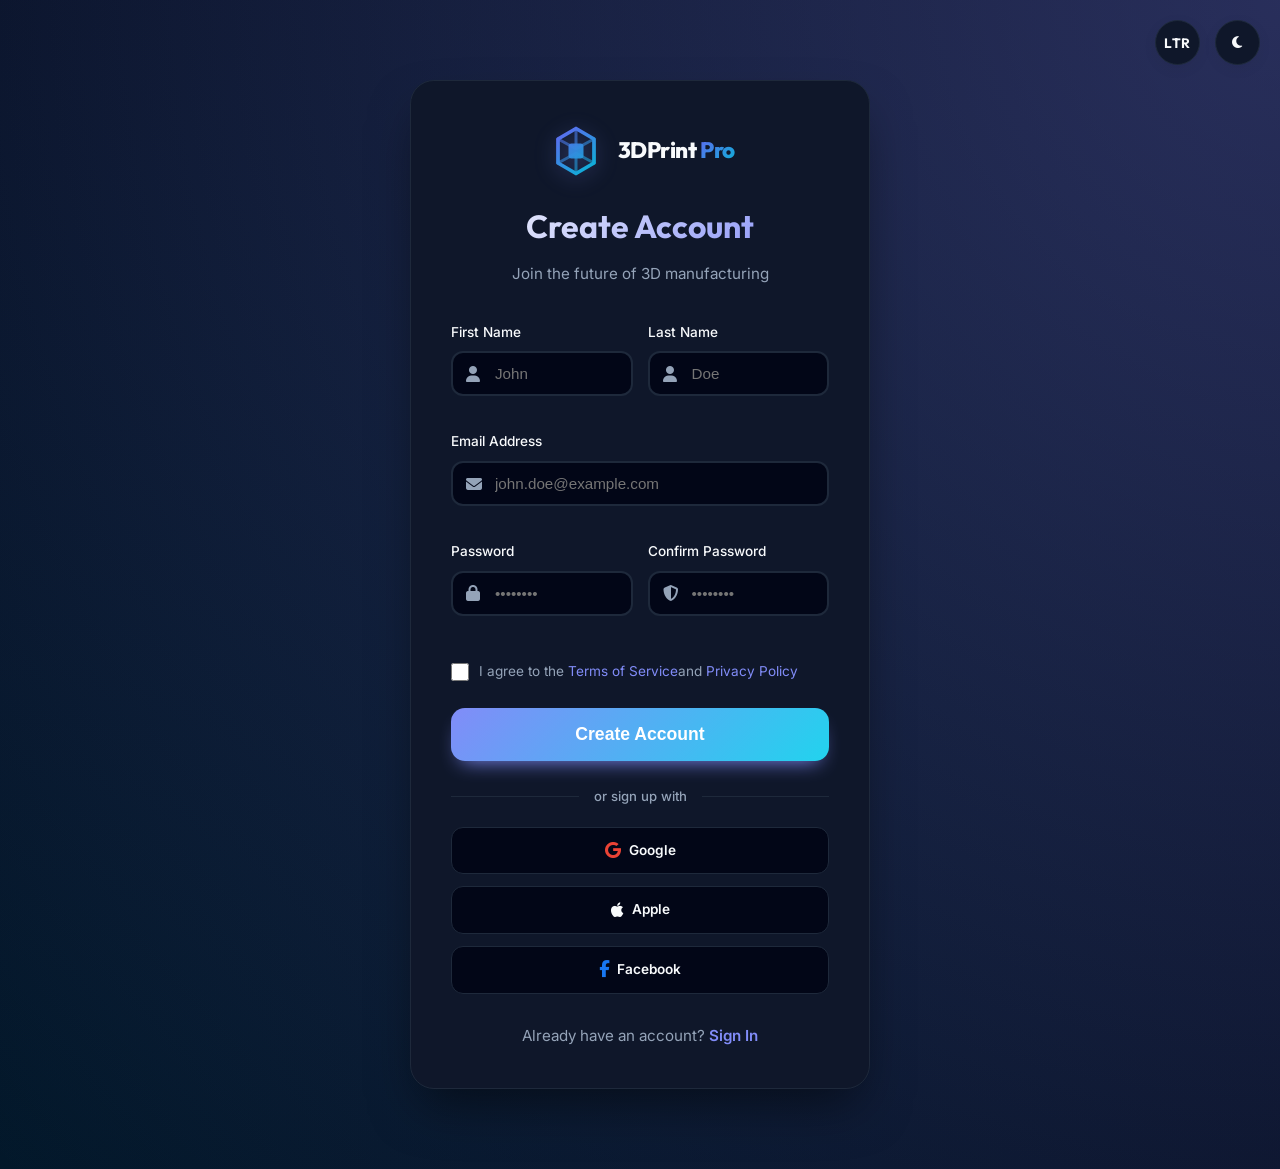
<file: register.html>
<!DOCTYPE html>
<html lang="en" data-theme="dark" dir="ltr">

<head>
    <meta charset="UTF-8">
    <meta name="viewport" content="width=device-width, initial-scale=1.0">
    <title>Register | 3DPrint Pro</title>
    <link rel="icon" type="image/svg+xml" href="logo-icon.svg">
    <link rel="stylesheet" href="https://cdnjs.cloudflare.com/ajax/libs/font-awesome/6.4.0/css/all.min.css">
    <link rel="stylesheet" href="index.css">
    <style>
        body {
            min-height: 100vh;
            display: flex;
            align-items: center;
            justify-content: center;
            background: var(--bg-main);
            background-image: radial-gradient(circle at top right, var(--primary-glow), transparent),
                radial-gradient(circle at bottom left, rgba(6, 182, 212, 0.1), transparent);
            position: relative;
            transition: var(--transition);
        }

        .auth-controls {
            position: absolute;
            top: 20px;
            right: 20px;
            display: flex;
            gap: 15px;
            z-index: 100;
        }

        .icon-btn {
            background: var(--bg-card);
            border: 1px solid var(--border);
            color: var(--text-main);
            width: 45px;
            height: 45px;
            border-radius: 50%;
            display: flex;
            align-items: center;
            justify-content: center;
            cursor: pointer;
            transition: var(--transition);
            box-shadow: 0 4px 15px rgba(0, 0, 0, 0.05);
            font-weight: 700;
            font-family: 'Outfit', sans-serif;
            font-size: 0.85rem;
            letter-spacing: 0.5px;
        }

        .icon-btn:hover {
            transform: translateY(-3px);
            border-color: var(--primary);
            color: var(--primary);
            box-shadow: 0 8px 25px var(--primary-glow);
        }

        .auth-container {
            width: 100%;
            max-width: 500px;
            padding: 20px;
            margin: 60px 0;
            /* Add margin for mobile comfort */
            animation: fadeIn 0.8s ease-out;
        }

        @keyframes fadeIn {
            from {
                opacity: 0;
                transform: translateY(20px);
            }

            to {
                opacity: 1;
                transform: translateY(0);
            }
        }

        .auth-card {
            background: var(--bg-card);
            border: 1px solid var(--border);
            padding: 40px;
            border-radius: 24px;
            backdrop-filter: blur(20px);
            box-shadow: 0 25px 50px -12px rgba(0, 0, 0, 0.1);
        }

        [data-theme="dark"] .auth-card {
            box-shadow: 0 25px 50px -12px rgba(0, 0, 0, 0.5);
        }

        .auth-header {
            text-align: center;
            margin-bottom: 35px;
        }

        .auth-logo {
            margin-bottom: 20px;
        }

        .auth-logo img {
            height: 60px;
            width: auto;
        }

        .auth-header h1 {
            font-family: 'Outfit', sans-serif;
            font-size: 2rem;
            margin-bottom: 10px;
            background: linear-gradient(135deg, var(--text-main), var(--primary));
            -webkit-background-clip: text;
            background-clip: text;
            -webkit-text-fill-color: transparent;
        }

        .auth-header p {
            color: var(--text-muted);
            font-size: 0.95rem;
        }

        .form-grid {
            display: grid;
            grid-template-columns: 1fr 1fr;
            gap: 15px;
        }

        .form-group {
            margin-bottom: 20px;
            position: relative;
        }

        .form-group.full-width {
            grid-column: span 2;
        }

        .form-group label {
            display: block;
            margin-bottom: 8px;
            font-size: 0.85rem;
            font-weight: 500;
            color: var(--text-main);
            white-space: nowrap;
        }

        .input-wrapper {
            position: relative;
        }

        .input-wrapper i {
            position: absolute;
            left: 15px;
            top: 50%;
            transform: translateY(-50%);
            color: var(--text-muted);
            transition: var(--transition);
        }

        .form-group input {
            width: 100%;
            padding: 12px 15px 12px 42px;
            background: var(--bg-main);
            border: 2px solid var(--border);
            border-radius: 12px;
            color: var(--text-main);
            font-size: 0.95rem;
            transition: var(--transition);
        }

        .form-group input:focus {
            outline: none;
            border-color: var(--primary);
            background: var(--bg-card);
            box-shadow: 0 0 0 4px var(--primary-glow);
        }

        .form-group input:focus+i {
            color: var(--primary);
        }

        .terms-check {
            grid-column: span 2;
            display: flex;
            align-items: flex-start;
            gap: 10px;
            margin: 10px 0 25px;
        }

        .terms-check input {
            width: 18px;
            height: 18px;
            margin-top: 2px;
            cursor: pointer;
        }

        .terms-check label {
            font-size: 0.85rem;
            color: var(--text-muted);
        }

        .terms-check a {
            color: var(--primary);
            text-decoration: none;
        }

        .auth-btn {
            width: 100%;
            padding: 16px;
            background: linear-gradient(135deg, var(--primary), var(--secondary));
            border: none;
            border-radius: 14px;
            color: white;
            font-size: 1.1rem;
            font-weight: 600;
            cursor: pointer;
            transition: var(--transition);
            box-shadow: 0 10px 20px -10px var(--primary);
        }

        .auth-btn:hover {
            transform: translateY(-2px);
            box-shadow: 0 15px 30px -12px var(--primary);
            filter: brightness(1.1);
        }

        .auth-footer {
            text-align: center;
            margin-top: 30px;
            font-size: 0.95rem;
            color: var(--text-muted);
        }

        .auth-footer a {
            color: var(--primary);
            text-decoration: none;
            font-weight: 600;
        }

        .auth-footer a:hover {
            text-decoration: underline;
        }

        /* Mobile specific adjustments */
        @media (max-width: 600px) {
            * {
                transition: none !important;
                animation-duration: 0s !important;
            }
            .form-grid {
                display: flex !important;
                flex-direction: column !important;
                gap: 20px !important;
            }

            .form-group {
                width: 100% !important;
                grid-column: auto !important;
            }

            .auth-card {
                padding: 30px 20px;
            }

            .auth-header h1 {
                font-size: 1.75rem;
            }
        }

        /* Auth RTL Overrides */
        [dir="rtl"] {
            text-align: right;
        }

        [dir="rtl"] .auth-controls {
            right: auto;
            left: 20px;
            flex-direction: row-reverse;
        }

        [dir="rtl"] .form-group input {
            padding: 12px 42px 12px 15px;
        }

        [dir="rtl"] .input-wrapper i {
            left: auto;
            right: 15px;
        }

        /* Social Auth Styles */
        .social-auth {
            margin-top: 25px;
        }
        .social-divider {
            display: flex;
            align-items: center;
            text-align: center;
            margin-bottom: 20px;
        }
        .social-divider::before,
        .social-divider::after {
            content: '';
            flex: 1;
            border-bottom: 1px solid var(--border);
        }
        .social-divider span {
            padding: 0 15px;
            font-size: 0.82rem;
            color: var(--text-muted);
            font-weight: 500;
        }
        .social-buttons {
            display: grid;
            grid-template-columns: 1fr;
            gap: 12px;
        }
        .social-btn {
            display: flex;
            align-items: center;
            justify-content: center;
            gap: 8px;
            padding: 12px;
            border: 1px solid var(--border);
            border-radius: 12px;
            background: var(--bg-main);
            color: var(--text-main);
            text-decoration: none;
            font-size: 0.85rem;
            font-weight: 600;
            transition: var(--transition);
        }
        .social-btn:hover {
            transform: translateY(-2px);
            border-color: var(--primary);
            background: var(--bg-card);
            box-shadow: 0 5px 15px var(--primary-glow);
        }
        .social-btn i {
            font-size: 1.05rem;
        }
        .social-btn.google-btn i {
            color: #ea4335;
        }
        .social-btn.apple-btn i {
            color: var(--text-main);
        }
        .social-btn.facebook-btn i {
            color: #1877f2;
        }

        @media (max-width: 400px) {
            .social-buttons {
                grid-template-columns: 1fr;
                gap: 10px;
            }
        }

    </style>
</head>

<body><div class="auth-controls"><button class="icon-btn" id="rtl-toggle" title="Switch RTL/LTR" onclick="toggleDir()">LTR</button><button class="icon-btn" id="theme-toggle" title="Toggle Theme" onclick="toggleTheme()"><i class="fas fa-moon" id="theme-icon"></i></button></div><div class="auth-container"><div class="auth-card"><div class="auth-header"><div class="auth-logo"><a href="index.html" class="logo" style="justify-content: center;"><img src="logo-icon.svg" alt="3DPrint Pro" class="logo-icon"><span class="logo-text">3DPrint <span class="text-accent">Pro</span></span></a></div><h1>Create Account</h1><p>Join the future of 3D manufacturing</p></div><form action="user-dashboard.html"><div class="form-grid"><div class="form-group"><label for="fname">First Name</label><div class="input-wrapper"><input type="text" id="fname" placeholder="John" required><i class="fas fa-user"></i></div></div><div class="form-group"><label for="lname">Last Name</label><div class="input-wrapper"><input type="text" id="lname" placeholder="Doe" required><i class="fas fa-user"></i></div></div><div class="form-group full-width"><label for="email">Email Address</label><div class="input-wrapper"><input type="email" id="email" placeholder="john.doe@example.com" required><i class="fas fa-envelope"></i></div></div><div class="form-group"><label for="password">Password</label><div class="input-wrapper"><input type="password" id="password" placeholder="••••••••" required><i class="fas fa-lock"></i></div></div><div class="form-group"><label for="confirm-password">Confirm Password</label><div class="input-wrapper"><input type="password" id="confirm-password" placeholder="••••••••" required><i class="fas fa-shield-alt"></i></div></div><div class="terms-check"><input type="checkbox" id="terms" required><label for="terms">I agree to the <a href="#">Terms of Service</a>and <a href="#">Privacy Policy</a></label></div></div><button type="submit" class="auth-btn">Create Account</button></form><div class="social-auth"><div class="social-divider"><span>or sign up with</span></div><div class="social-buttons"><a href="#" class="social-btn google-btn"><i class="fab fa-google"></i> Google</a><a href="#" class="social-btn apple-btn"><i class="fab fa-apple"></i> Apple</a><a href="#" class="social-btn facebook-btn"><i class="fab fa-facebook-f"></i> Facebook</a></div></div><div class="auth-footer">Already have an account? <a href="login.html">Sign In</a></div></div></div><script>function toggleTheme() {
            const html=document.documentElement;
            const currentTheme=html.getAttribute('data-theme');
            const newTheme=currentTheme==='dark' ? 'light': 'dark';
            html.setAttribute('data-theme', newTheme);
            const icon=document.getElementById('theme-icon');
            icon.className=newTheme==='dark' ? 'fas fa-moon': 'fas fa-sun';

            // Save preference
            localStorage.setItem('theme', newTheme);
        }

        function toggleDir() {
            const html=document.documentElement;
            const currentDir=html.getAttribute('dir');
            const newDir=currentDir==='ltr' ? 'rtl': 'ltr';
            html.setAttribute('dir', newDir);
            document.getElementById('rtl-toggle').textContent = newDir.toUpperCase();
            localStorage.setItem('dir', newDir);
        }

        // Load preference
        const savedTheme=localStorage.getItem('theme');

        if (savedTheme) {
            document.documentElement.setAttribute('data-theme', savedTheme);
            document.getElementById('theme-icon').className=savedTheme==='dark' ? 'fas fa-moon': 'fas fa-sun';
        }

        const savedDir=localStorage.getItem('dir');

        if (savedDir) {
            document.documentElement.setAttribute('dir', savedDir);
            document.getElementById('rtl-toggle').textContent = savedDir.toUpperCase();
        } else {
            document.getElementById('rtl-toggle').textContent = 'LTR';
        }

        </script></body></html>
</file>
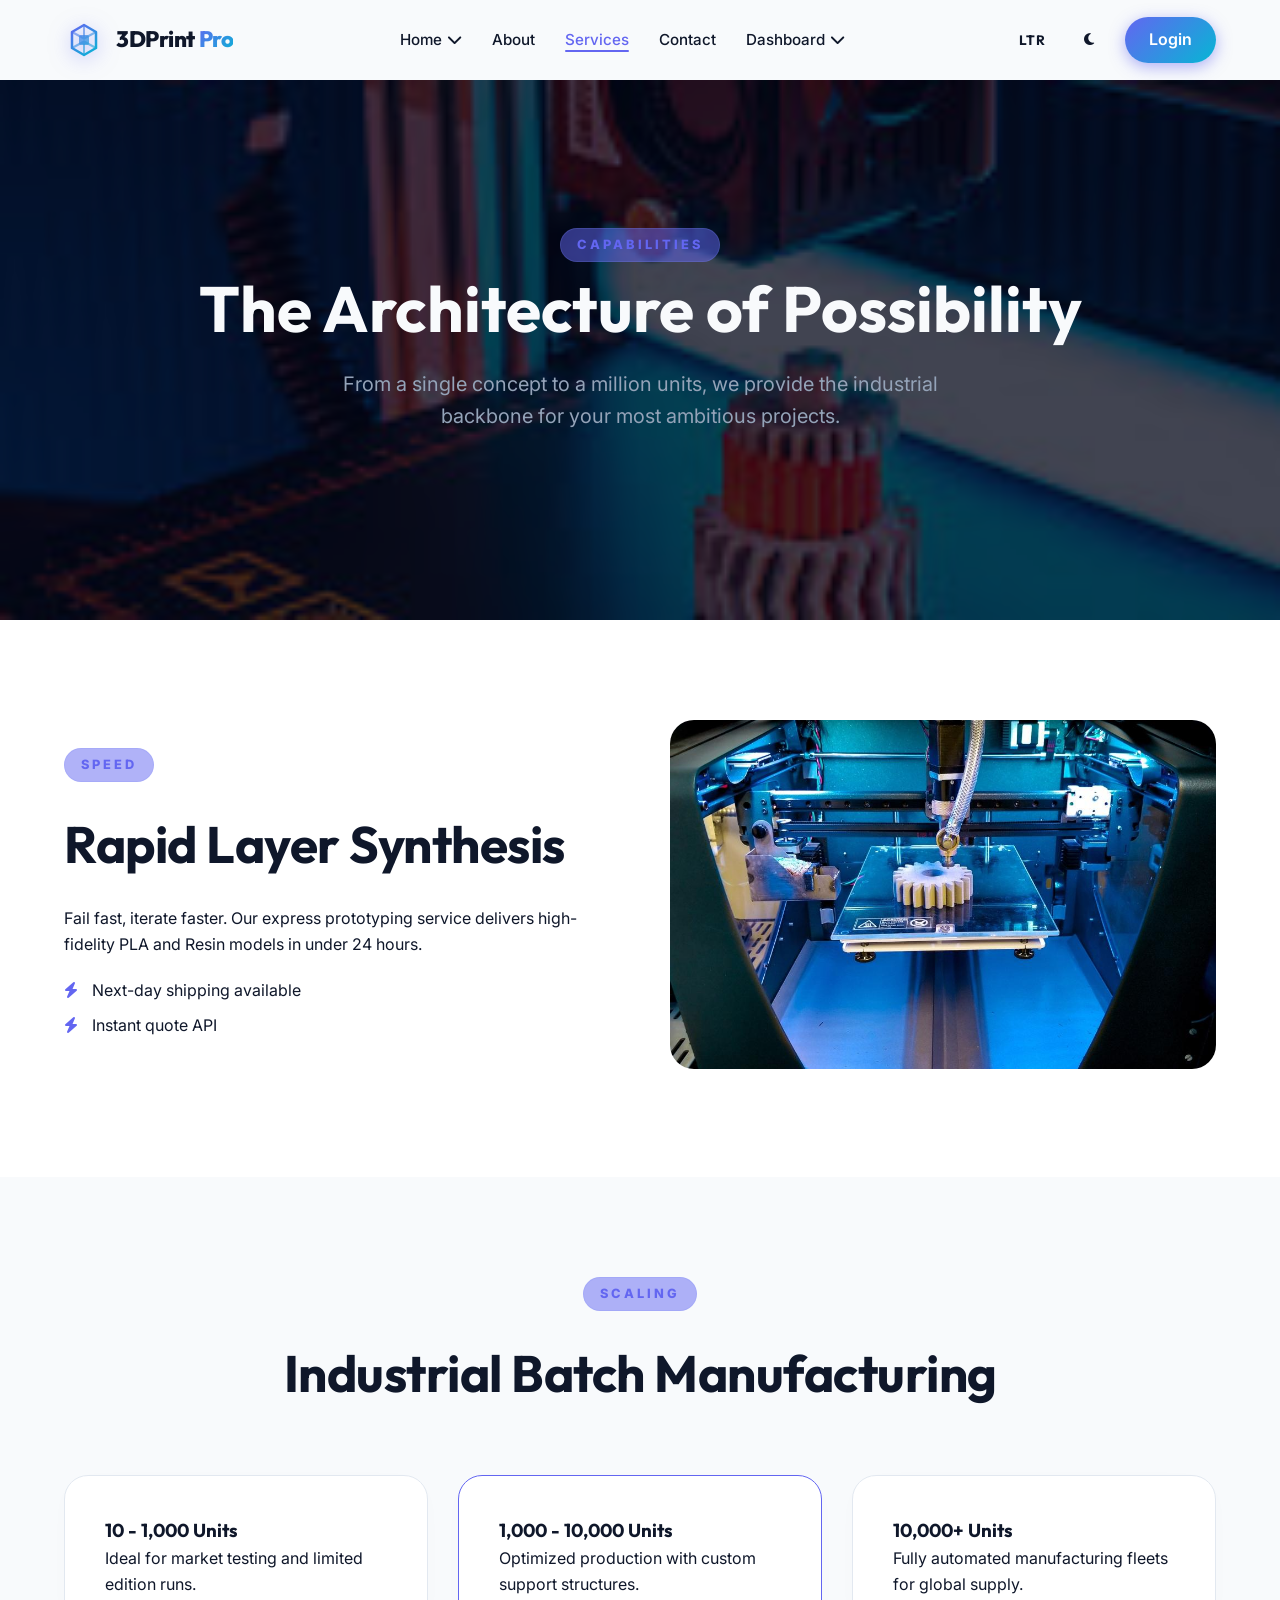
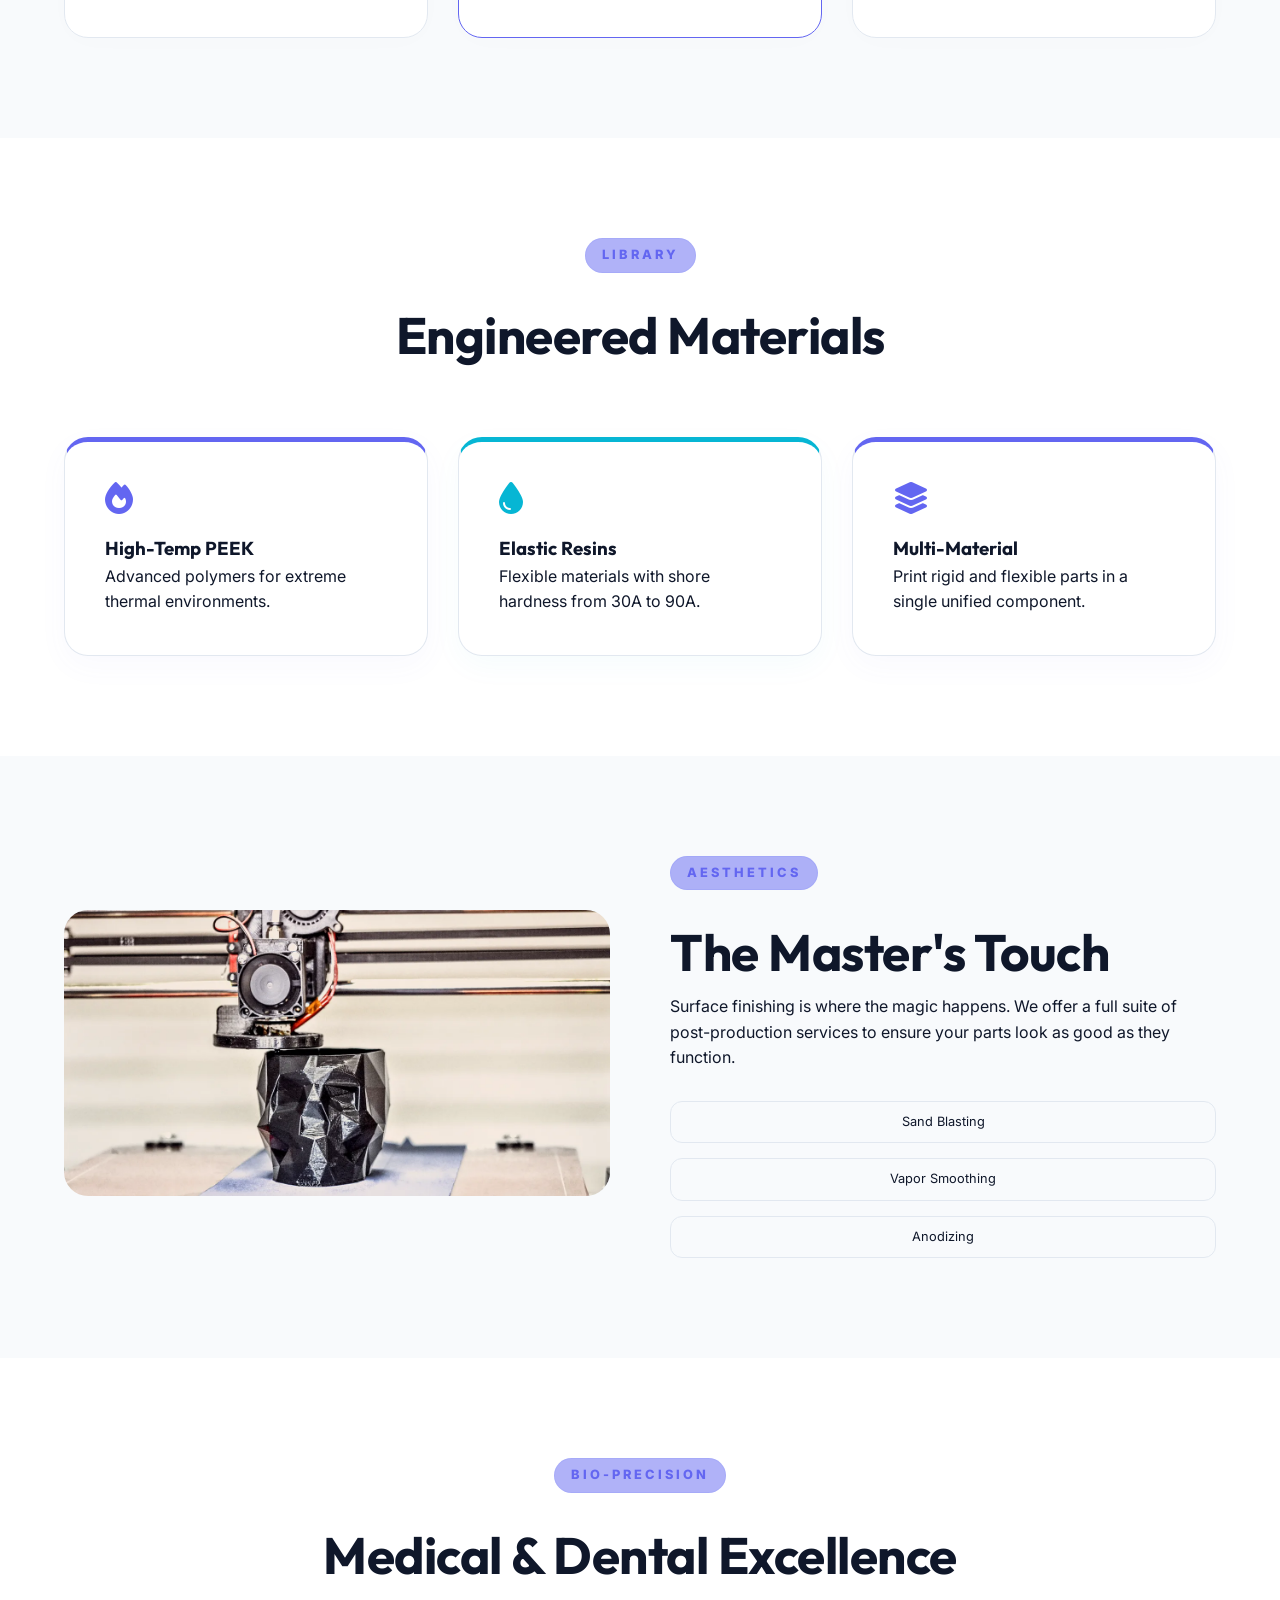
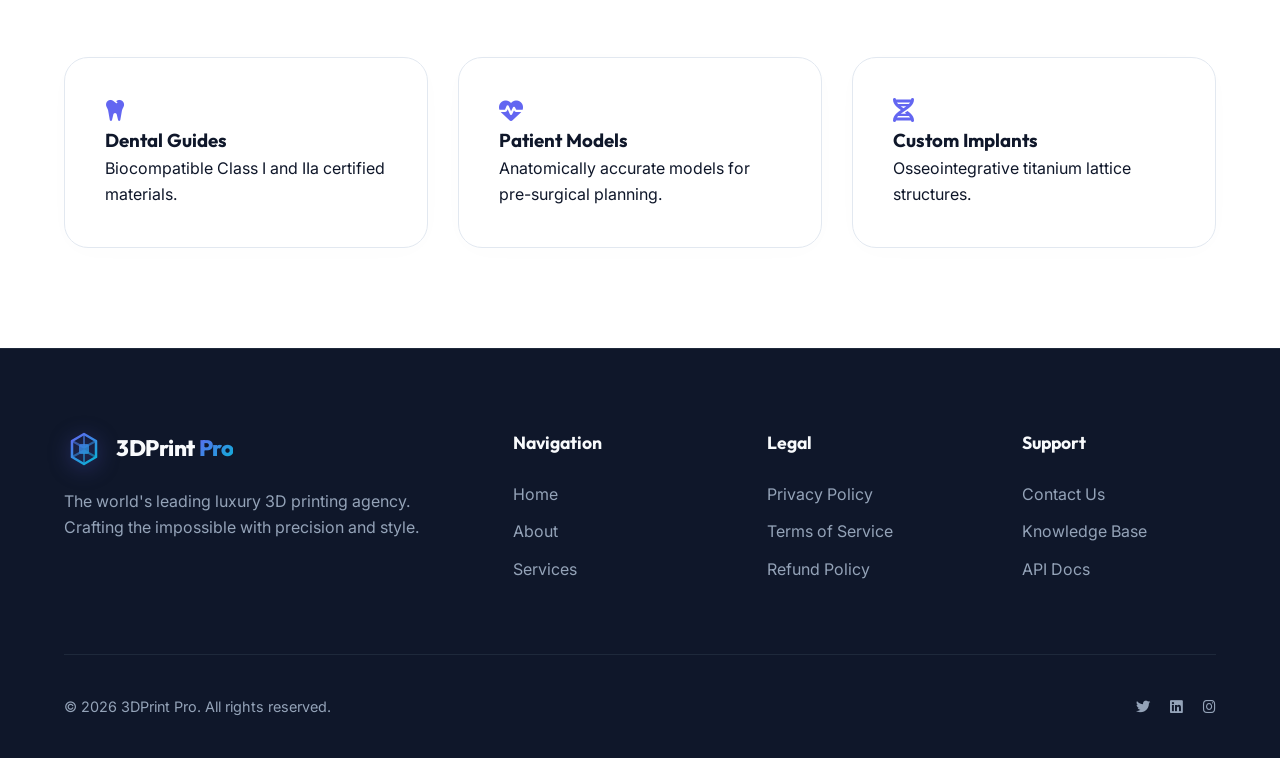
<file: services.html>
<!DOCTYPE html>
<html lang="en">

<head>
    <meta charset="UTF-8">
    <meta name="viewport" content="width=device-width, initial-scale=1.0">
    <title>Our Services | 3DPrint Pro</title>
    <link rel="icon" type="image/svg+xml" href="logo-icon.svg">
    <meta name="description"
        content="Explore our high-precision 3D printing services, from rapid prototyping to industrial batch production.">
    <style>
        html,
        body {
            overflow-x: hidden !important;
            max-width: 100% !important;
        }

        * {
            box-sizing: border-box;
            min-width: 0;
        }
    </style>
    <!-- Font Awesome for icons -->
    <link rel="stylesheet" href="https://cdnjs.cloudflare.com/ajax/libs/font-awesome/6.4.0/css/all.min.css">
    <link rel="stylesheet" href="index.css">
</head>

<body>

    <header>
        <a href="index.html" class="logo">
            <img src="logo-icon.svg" alt="3DPrint Pro" class="logo-icon">
            <span class="logo-text">3DPrint <span class="text-accent">Pro</span></span>
        </a>

        <nav>
            <div class="nav-item">
                <a href="index.html" class="nav-link">Home <i class="fas fa-chevron-down"></i></a>
                <div class="dropdown">
                    <a href="index.html" class="dropdown-link">Home 1</a>
                    <a href="home2.html" class="dropdown-link">Home 2</a>
                </div>
            </div>
            <div class="nav-item">
                <a href="about.html" class="nav-link">About</a>
            </div>
            <div class="nav-item">
                <a href="services.html" class="nav-link active">Services</a>
            </div>
            <div class="nav-item">
                <a href="contact.html" class="nav-link">Contact</a>
            </div>
            <div class="nav-item">
                <a href="user-dashboard.html" class="nav-link">Dashboard <i class="fas fa-chevron-down"></i></a>
                <div class="dropdown">
                    <a href="user-dashboard.html" class="dropdown-link">User Dashboard</a>
                    <a href="admin-dashboard.html" class="dropdown-link">Admin Dashboard</a>
                </div>
            </div>
        </nav>

        <div class="header-right">
            <button class="icon-btn" id="rtl-toggle" title="Switch RTL/LTR">LTR</button>
            <button class="icon-btn" id="theme-toggle" title="Toggle Theme"><i class="fas fa-moon"></i></button>
            <a href="login.html" class="login-btn">Login</a>
            <button class="hamburger" id="hamburger" aria-label="Toggle menu">
                <span></span><span></span><span></span>
            </button>
        </div>
    </header>

    <!-- Mobile Nav Drawer -->
    <div class="mobile-nav" id="mobile-nav">
        <div class="mobile-nav-overlay" id="mobile-nav-overlay"></div>
        <div class="mobile-nav-drawer">
            <button class="mobile-nav-link" onclick="toggleMobileSub('home-sub',this)">
                Home <i class="fas fa-chevron-down"></i>
            </button>
            <div class="mobile-sub-group" id="home-sub">
                <a href="index.html" class="mobile-sub-link">Home 1</a>
                <a href="home2.html" class="mobile-sub-link">Home 2</a>
            </div>
            <a href="about.html" class="mobile-nav-link">About</a>
            <a href="services.html" class="mobile-nav-link active">Services</a>
            <a href="contact.html" class="mobile-nav-link">Contact</a>
            <button class="mobile-nav-link" onclick="toggleMobileSub('dash-sub',this)">
                Dashboard <i class="fas fa-chevron-down"></i>
            </button>
            <div class="mobile-sub-group" id="dash-sub">
                <a href="user-dashboard.html" class="mobile-sub-link">User Dashboard</a>
                <a href="admin-dashboard.html" class="mobile-sub-link">Admin Dashboard</a>
            </div>
            <div class="mobile-nav-footer">
                <a href="login.html" class="login-btn" style="flex:1; text-align:center;">Login</a>
            </div>
        </div>
    </div>

    <main style="padding-top: 80px;">
        <!-- Section 1: Hero -->
        <section class="hero" style="height: 60vh; min-height: 500px; background-image: url('3d3.jpg'); background-size: cover; background-position: center; position: relative; overflow: hidden;">
            <div class="hero-overlay" style="position: absolute; inset: 0; background: var(--bg-main); opacity: 0.75; z-index: 1;"></div>
            <div class="hero-content" style="position: relative; z-index: 2;">
                <span class="section-tag">Capabilities</span>
                <h1 style="font-size: 4rem;">The Architecture of Possibility</h1>
                <p>From a single concept to a million units, we provide the industrial backbone for your most ambitious
                    projects.</p>
            </div>
        </section>

        <!-- Section 2: Rapid Prototyping -->
        <section id="prototyping" style="background: var(--bg-card);">
            <div style="display: flex; gap: 60px; align-items: center; flex-wrap: wrap;">
                <div style="flex: 1; min-width: 300px;">
                    <span class="section-tag">Speed</span>
                    <h2 class="section-title">Rapid Layer Synthesis</h2>
                    <p style="margin: 20px 0;">Fail fast, iterate faster. Our express prototyping service delivers
                        high-fidelity PLA and Resin models in under 24 hours.</p>
                    <ul style="list-style: none;">
                        <li style="margin-bottom: 10px;"><i class="fas fa-bolt"
                                style="color: var(--primary); margin-right: 10px;"></i> Next-day shipping available</li>
                        <li style="margin-bottom: 10px;"><i class="fas fa-bolt"
                                style="color: var(--primary); margin-right: 10px;"></i> Instant quote API</li>
                    </ul>
                </div>
                <div style="flex: 1; min-width: 300px;">
                    <img src="3d8.jpg"
                        style="width: 100%; border-radius: 24px;">
                </div>
            </div>
        </section>

        <!-- Section 3: Batch Production -->
        <section id="batch">
            <div class="section-head">
                <span class="section-tag">Scaling</span>
                <h2 class="section-title">Industrial Batch Manufacturing</h2>
            </div>
            <div class="grid-3">
                <div class="card">
                    <h3>10 - 1,000 Units</h3>
                    <p>Ideal for market testing and limited edition runs.</p>
                </div>
                <div class="card" style="border-color: var(--primary);">
                    <h3>1,000 - 10,000 Units</h3>
                    <p>Optimized production with custom support structures.</p>
                </div>
                <div class="card">
                    <h3>10,000+ Units</h3>
                    <p>Fully automated manufacturing fleets for global supply.</p>
                </div>
            </div>
        </section>

        <!-- Section 4: Specialized Materials -->
        <section id="materials-detail" style="background: var(--bg-card);">
            <div class="section-head">
                <span class="section-tag">Library</span>
                <h2 class="section-title">Engineered Materials</h2>
            </div>
            <div class="grid-3">
                <div class="card" style="border-top: 5px solid var(--primary); box-shadow: 0 10px 30px rgba(99, 102, 241, 0.04);">
                    <i class="fas fa-fire" style="font-size: 2rem; color: var(--primary); margin-bottom: 20px;"></i>
                    <h3>High-Temp PEEK</h3>
                    <p>Advanced polymers for extreme thermal environments.</p>
                </div>
                <div class="card" style="border-top: 5px solid var(--secondary); box-shadow: 0 10px 30px rgba(6, 182, 212, 0.04);">
                    <i class="fas fa-tint" style="font-size: 2rem; color: var(--secondary); margin-bottom: 20px;"></i>
                    <h3>Elastic Resins</h3>
                    <p>Flexible materials with shore hardness from 30A to 90A.</p>
                </div>
                <div class="card" style="border-top: 5px solid var(--primary); box-shadow: 0 10px 30px rgba(99, 102, 241, 0.04);">
                    <i class="fas fa-layer-group" style="font-size: 2rem; color: var(--primary); margin-bottom: 20px;"></i>
                    <h3>Multi-Material</h3>
                    <p>Print rigid and flexible parts in a single unified component.</p>
                </div>
            </div>
        </section>

        <!-- Section 5: Post-Processing -->
        <section id="finishing">
            <div style="display: flex; gap: 60px; align-items: center; flex-wrap: wrap-reverse;">
                <div style="flex: 1; min-width: 300px;">
                    <img src="d1.webp"
                        style="width: 100%; border-radius: 24px;">
                </div>
                <div style="flex: 1; min-width: 300px;">
                    <span class="section-tag">Aesthetics</span>
                    <h2 class="section-title">The Master's Touch</h2>
                    <p>Surface finishing is where the magic happens. We offer a full suite of post-production services
                        to ensure your parts look as good as they function.</p>
                    <div class="grid-3" style="margin-top: 30px; gap: 15px;">
                        <div
                            style="padding: 10px; border: 1px solid var(--border); border-radius: 12px; text-align: center; font-size: 0.8rem;">
                            Sand Blasting</div>
                        <div
                            style="padding: 10px; border: 1px solid var(--border); border-radius: 12px; text-align: center; font-size: 0.8rem;">
                            Vapor Smoothing</div>
                        <div
                            style="padding: 10px; border: 1px solid var(--border); border-radius: 12px; text-align: center; font-size: 0.8rem;">
                            Anodizing</div>
                    </div>
                </div>
            </div>
        </section>

        <!-- Section 6: Medical/Dental -->
        <section id="biomedical" style="background: var(--bg-card);">
            <div class="section-head">
                <span class="section-tag">Bio-Precision</span>
                <h2 class="section-title">Medical & Dental Excellence</h2>
            </div>
            <div class="grid-3">
                <div class="card">
                    <i class="fas fa-tooth" style="font-size: 1.5rem; color: var(--primary);"></i>
                    <h3>Dental Guides</h3>
                    <p>Biocompatible Class I and IIa certified materials.</p>
                </div>
                <div class="card">
                    <i class="fas fa-heartbeat" style="font-size: 1.5rem; color: var(--primary);"></i>
                    <h3>Patient Models</h3>
                    <p>Anatomically accurate models for pre-surgical planning.</p>
                </div>
                <div class="card">
                    <i class="fas fa-dna" style="font-size: 1.5rem; color: var(--primary);"></i>
                    <h3>Custom Implants</h3>
                    <p>Osseointegrative titanium lattice structures.</p>
                </div>
            </div>
        </section>
    </main>

    <footer>
        <div class="footer-grid">
            <div class="footer-about">
                <a href="index.html" class="logo footer-logo">
                    <img src="logo-icon.svg" alt="3DPrint Pro" class="logo-icon">
                    <span class="logo-text">3DPrint <span class="text-accent">Pro</span></span>
                </a>
                <p style="color: var(--text-muted);">The world's leading luxury 3D printing agency. Crafting the
                    impossible with precision and style.</p>
            </div>
            <div class="footer-links">
                <h4>Navigation</h4>
                <ul>
                    <li><a href="index.html">Home</a></li>
                    <li><a href="about.html">About</a></li>
                    <li><a href="services.html">Services</a></li>
                </ul>
            </div>
            <div class="footer-links">
                <h4>Legal</h4>
                <ul>
                    <li><a href="#">Privacy Policy</a></li>
                    <li><a href="#">Terms of Service</a></li>
                    <li><a href="#">Refund Policy</a></li>
                </ul>
            </div>
            <div class="footer-links">
                <h4>Support</h4>
                <ul>
                    <li><a href="contact.html">Contact Us</a></li>
                    <li><a href="#">Knowledge Base</a></li>
                    <li><a href="#">API Docs</a></li>
                </ul>
            </div>
        </div>
        <div class="footer-bottom">
            <p>&copy; 2026 3DPrint Pro. All rights reserved.</p>
            <div style="display: flex; gap: 20px;">
                <a href="#" style="color: var(--text-muted);"><i class="fab fa-twitter"></i></a>
                <a href="#" style="color: var(--text-muted);"><i class="fab fa-linkedin"></i></a>
                <a href="#" style="color: var(--text-muted);"><i class="fab fa-instagram"></i></a>
            </div>
        </div>
    </footer>

    <script src="index.js"></script>
    <script>
        const hamburger = document.getElementById('hamburger');
        const mobileNav = document.getElementById('mobile-nav');
        const overlay = document.getElementById('mobile-nav-overlay');
        hamburger.addEventListener('click', () => {
            hamburger.classList.toggle('open');
            mobileNav.classList.toggle('open');
            document.body.style.overflow = mobileNav.classList.contains('open') ? 'hidden' : '';
        });
        overlay.addEventListener('click', () => {
            hamburger.classList.remove('open');
            mobileNav.classList.remove('open');
            document.body.style.overflow = '';
        });
        function toggleMobileSub(id, btn) {
            document.getElementById(id).classList.toggle('open');
            btn.classList.toggle('active');
        }
    </script>
</body>

</html>
</file>
<file: index.css>
@import url('https://fonts.googleapis.com/css2?family=Outfit:wght@300;400;600;700;800&family=Inter:wght@300;400;500;600&display=swap');

:root {
    /* Color Palette - Light Mode */
    --primary: #6366f1;
    --primary-glow: rgba(99, 102, 241, 0.5);
    --secondary: #06b6d4;
    --accent: #f43f5e;
    --bg-main: #f8fafc;
    --bg-card: #ffffff;
    --text-main: #0f172a;
    --text-muted: #64748b;
    --border: #e2e8f0;
    --header-bg: rgba(255, 255, 255, 0.8);

    /* Brand Identity */
    --logo-primary: #6366f1;
    --logo-secondary: #06b6d4;

    /* Transitions */
    --transition: all 0.3s cubic-bezier(0.4, 0, 0.2, 1);
}

[data-theme="dark"] {
    --primary: #818cf8;
    --primary-glow: rgba(129, 140, 248, 0.3);
    --secondary: #22d3ee;
    --bg-main: #020617;
    --bg-card: #0f172a;
    --text-main: #f8fafc;
    --text-muted: #94a3b8;
    --border: #1e293b;
    --header-bg: rgba(2, 6, 23, 0.8);
}


/* Force Dark Theme Variables on Hero and Footer */
.hero, footer {
    --bg-main: #020617;
    --bg-card: #0f172a;
    --text-main: #f8fafc;
    --text-muted: #94a3b8;
    --border: #1e293b;
    --header-bg: rgba(2, 6, 23, 0.8);
    color: var(--text-main);
}

[dir="rtl"] {
    direction: rtl;
    text-align: right;
}

[dir="rtl"] .hero,
[dir="rtl"] .section-head,
[dir="rtl"] .hero p {
    text-align: center;
    /* Keep these centered if they were originally centered */
}

[dir="rtl"] .dropdown {
    left: auto;
    right: 50%;
    transform: translateX(50%) translateY(10px);
}

[dir="rtl"] .nav-item:hover .dropdown {
    transform: translateX(50%) translateY(0);
}

[dir="rtl"] .dropdown-link:hover {
    padding-left: 20px;
    padding-right: 25px;
}

/* Mobile Nav Adjustments */
[dir="rtl"] .mobile-nav-drawer {
    right: auto;
    left: 0;
    border-right: 1px solid var(--border);
    border-left: none;
    transform: translateX(-100%);
}

[dir="rtl"] .mobile-nav.open .mobile-nav-drawer {
    transform: translateX(0);
}

[dir="rtl"] .mobile-nav-link {
    text-align: right;
    flex-direction: row-reverse;
}

[dir="rtl"] .mobile-sub-link {
    text-align: right;
}

/* Layout Reversals */
[dir="rtl"] .grid-3 {
    direction: rtl;
}

[dir="rtl"] .footer-links ul {
    padding: 0;
}

/* Icon Reversals */
[dir="rtl"] .fa-chevron-right,
[dir="rtl"] .fa-arrow-right,
[dir="rtl"] .fa-chevron-down {
    /* chevrons don't always need full rotation but sometimes helpful */
}

/* Global utility for sections that use flex row */
[dir="rtl"] [style*="display: flex"] {
    /* flex-direction: row-reverse;  -- too dangerous to globalize, but good to keep in mind */
}


html {
    overflow-x: hidden;
}

* {
    margin: 0;
    padding: 0;
    box-sizing: border-box;
    min-width: 0;
    /* Prevents flex/grid children from overflowing their container */
}

body {
    font-family: 'Inter', sans-serif;
    background-color: var(--bg-main);
    color: var(--text-main);
    line-height: 1.6;
    transition: var(--transition);
    overflow-x: hidden;
    /* NOTE: do NOT add position:relative here — it breaks overflow-x:hidden containment */
}

h1,
h2,
h3,
h4,
.brand {
    font-family: 'Outfit', sans-serif;
    font-weight: 700;
}

/* Glassmorphism Utilities */
.glass {
    background: var(--header-bg);
    backdrop-filter: blur(12px);
    -webkit-backdrop-filter: blur(12px);
    border: 1px solid var(--border);
}

/* Header Styles */
header {
    position: fixed;
    top: 0;
    left: 0;
    width: 100%;
    z-index: 1000;
    height: 80px;
    display: flex;
    align-items: center;
    justify-content: space-between;
    padding: 0 5%;
    transition: var(--transition);
}

.logo {
    display: flex;
    align-items: center;
    gap: 12px;
    font-size: 1.4rem;
    font-weight: 800;
    color: var(--text-main);
    text-decoration: none;
    transition: var(--transition);
}

.logo-icon {
    height: 40px;
    width: auto;
    filter: drop-shadow(0 4px 10px var(--primary-glow));
    transition: var(--transition);
}

.logo:hover .logo-icon {
    transform: scale(1.1) rotate(5deg);
}

.logo-text {
    font-family: 'Outfit', sans-serif;
    letter-spacing: -0.5px;
    display: flex;
    align-items: center;
}

.logo-text .text-accent {
    color: var(--logo-primary);
    background: linear-gradient(135deg, var(--logo-primary), var(--logo-secondary));
    -webkit-background-clip: text;
    background-clip: text;
    -webkit-text-fill-color: transparent;
    margin-left: 4px;
}

/* Navigation */
nav {
    display: flex;
    gap: 30px;
    align-items: center;
}

.nav-item {
    position: relative;
    padding: 10px 0;
}

.nav-link {
    text-decoration: none;
    color: var(--text-main);
    font-weight: 500;
    font-size: 0.95rem;
    transition: var(--transition);
    display: flex;
    align-items: center;
    gap: 5px;
}

.nav-link:hover,
.nav-link.active {
    color: var(--primary);
}

.nav-link.active {
    position: relative;
}

.nav-link.active::after {
    content: '';
    position: absolute;
    bottom: 0;
    left: 0;
    width: 100%;
    height: 2px;
    background: var(--primary);
    border-radius: 2px;
}

/* Dropdowns */
.dropdown {
    position: absolute;
    top: 100%;
    left: 50%;
    transform: translateX(-50%) translateY(10px);
    background: var(--bg-card);
    border: 1px solid var(--border);
    border-radius: 12px;
    min-width: 200px;
    box-shadow: 0 10px 25px rgba(0, 0, 0, 0.1);
    opacity: 0;
    visibility: hidden;
    transition: var(--transition);
    padding: 10px 0;
}

.nav-item:hover .dropdown {
    opacity: 1;
    visibility: visible;
    transform: translateX(-50%) translateY(0);
}

.dropdown-link {
    display: block;
    padding: 12px 20px;
    color: var(--text-main);
    text-decoration: none;
    font-size: 0.9rem;
    transition: var(--transition);
}

.dropdown-link:hover {
    background: var(--bg-main);
    color: var(--primary);
    padding-left: 25px;
}

/* Header Right */
.header-right {
    display: flex;
    align-items: center;
    gap: 15px;
}



.icon-btn {
    background: none;
    border: none;
    color: var(--text-main);
    cursor: pointer;
    font-size: 1.1rem;
    display: flex;
    align-items: center;
    justify-content: center;
    width: 42px;
    height: 42px;
    border-radius: 50%;
    transition: var(--transition);
    border: 1px solid transparent;
    font-weight: 700;
    font-family: 'Outfit', sans-serif;
    letter-spacing: 0.5px;
    font-size: 0.85rem;
}

.icon-btn:hover {
    background: var(--bg-card);
    border-color: var(--border);
    color: var(--primary);
}

.login-btn {
    background: linear-gradient(135deg, var(--logo-primary), var(--logo-secondary));
    color: white;
    padding: 10px 24px;
    border-radius: 30px;
    text-decoration: none;
    font-weight: 600;
    transition: var(--transition);
    box-shadow: 0 4px 15px var(--primary-glow);
}

.login-btn:hover {
    transform: translateY(-2px);
    box-shadow: 0 6px 20px var(--primary-glow);
}

.secondary-btn {
    padding: 12px 32px;
    border-radius: 30px;
    border: 2px solid var(--border);
    color: var(--text-main);
    text-decoration: none !important;
    font-weight: 600;
    transition: var(--transition);
    display: flex;
    align-items: center;
    gap: 8px;
    background: transparent;
}

.secondary-btn:hover {
    border-color: var(--primary);
    color: var(--primary);
    transform: translateY(-2px);
    box-shadow: 0 5px 15px rgba(0, 0, 0, 0.05);
}

/* Hero Section */
.hero {
    height: 100vh;
    display: flex;
    align-items: center;
    justify-content: center;
    text-align: center;
    padding: 0 5%;
    background: linear-gradient(135deg, var(--primary-glow), transparent 40%),
                linear-gradient(225deg, rgba(6, 182, 212, 0.1), transparent 30%),
                url('3d4.webp');
    background-size: cover;
    background-position: center;
    background-repeat: no-repeat;
    position: relative;
    overflow: hidden;
    width: 100%;
    max-width: 100%;
}

.hero-content {
    max-width: 900px;
    z-index: 2;
}

.hero h1 {
    font-size: clamp(2.5rem, 8vw, 5rem);
    line-height: 1.1;
    margin-bottom: 24px;
}

.hero p {
    font-size: 1.25rem;
    color: var(--text-muted);
    max-width: 600px;
    margin: 0 auto 40px;
}

/* Section Common Styles */
section {
    padding: 100px 5%;
}

.section-head {
    text-align: center;
    margin-bottom: 60px;
}

.section-tag {
    color: var(--primary);
    text-transform: uppercase;
    font-weight: 800;
    letter-spacing: 3px;
    font-size: 0.8rem;
    margin-bottom: 12px;
    display: inline-block;
    padding: 6px 16px;
    border-radius: 30px;
    background: var(--primary-glow);
    border: 1px solid rgba(129, 140, 248, 0.2);
}

.section-title {
    font-size: clamp(2.2rem, 5vw, 3.2rem);
    color: var(--text-main);
    letter-spacing: -0.5px;
    margin-top: 10px;
}

/* Grid Layouts */
.grid-3 {
    display: grid;
    /* min(300px, 100%) ensures cells never force the grid wider than its container */
    grid-template-columns: repeat(auto-fit, minmax(min(300px, 100%), 1fr));
    gap: 30px;
}

/* Cards: Premium Glassmorphic with hover glow borders */
.card {
    background: var(--bg-card);
    border: 1px solid var(--border);
    padding: 40px;
    border-radius: 24px;
    transition: all 0.4s cubic-bezier(0.16, 1, 0.3, 1);
    position: relative;
    overflow: hidden;
    box-shadow: 0 4px 30px rgba(0, 0, 0, 0.01);
}

.card::after {
    content: '';
    position: absolute;
    top: 0;
    left: 0;
    width: 100%;
    height: 100%;
    background: radial-gradient(circle at 100% 0%, var(--primary-glow) 0%, transparent 60%);
    opacity: 0;
    transition: opacity 0.4s ease;
    z-index: 0;
    pointer-events: none;
}

.card > * {
    position: relative;
    z-index: 1;
}

.card:hover {
    transform: translateY(-8px) scale(1.01) !important;
    border-color: var(--primary);
    box-shadow: 0 20px 40px var(--primary-glow) !important;
}

.card:hover::after {
    opacity: 0.12;
}

/* Footer */
footer {
    background: var(--bg-card);
    padding: 80px 5% 40px;
    border-top: 1px solid var(--border);
}

.footer-grid {
    display: grid;
    grid-template-columns: 2fr 1fr 1fr 1fr;
    gap: 60px;
    margin-bottom: 60px;
}

.footer-logo {
    margin-bottom: 20px;
}

.footer-links h4 {
    margin-bottom: 24px;
    font-size: 1.1rem;
}

.footer-links ul {
    list-style: none;
}

.footer-links li {
    margin-bottom: 12px;
}

.footer-links a {
    text-decoration: none;
    color: var(--text-muted);
    transition: var(--transition);
}

.footer-links a:hover {
    color: var(--primary);
}

.footer-bottom {
    padding-top: 40px;
    border-top: 1px solid var(--border);
    display: flex;
    justify-content: space-between;
    align-items: center;
    color: var(--text-muted);
    font-size: 0.9rem;
}

/* Animations */
@keyframes fadeIn {
    from {
        opacity: 0;
        transform: translateY(20px);
    }

    to {
        opacity: 1;
        transform: translateY(0);
    }
}

.reveal {
    animation: fadeIn 0.8s ease forwards;
}

/* =============================================
   HAMBURGER MENU BUTTON
   ============================================= */
.hamburger {
    display: none;
    flex-direction: column;
    justify-content: center;
    gap: 5px;
    width: 42px;
    height: 42px;
    background: none;
    border: 1px solid var(--border);
    border-radius: 12px;
    cursor: pointer;
    padding: 8px;
    transition: var(--transition);
    z-index: 1001;
}

.hamburger span {
    display: block;
    width: 100%;
    height: 2px;
    background: var(--text-main);
    border-radius: 2px;
    transition: var(--transition);
}

.hamburger.open span:nth-child(1) {
    transform: translateY(7px) rotate(45deg);
}

.hamburger.open span:nth-child(2) {
    opacity: 0;
    transform: scaleX(0);
}

.hamburger.open span:nth-child(3) {
    transform: translateY(-7px) rotate(-45deg);
}

/* =============================================
   MOBILE NAV DRAWER
   ============================================= */
.mobile-nav {
    display: none;
    position: fixed;
    top: 0;
    left: 0;
    width: 100%;
    height: 100%;
    z-index: 999;
    pointer-events: none;
    overflow: hidden;
    /* CRITICAL: clips the off-screen transformed drawer */
}

.mobile-nav-overlay {
    position: absolute;
    inset: 0;
    background: rgba(0, 0, 0, 0.5);
    opacity: 0;
    transition: opacity 0.3s ease;
    pointer-events: none;
}

.mobile-nav-drawer {
    position: absolute;
    top: 0;
    right: 0;
    width: min(320px, 85vw);
    height: 100%;
    background: var(--bg-card);
    border-left: 1px solid var(--border);
    padding: 100px 30px 40px;
    display: flex;
    flex-direction: column;
    gap: 8px;
    transform: translateX(100%);
    transition: transform 0.35s cubic-bezier(0.4, 0, 0.2, 1);
    overflow-y: auto;
    overflow-x: hidden;
    pointer-events: all;
}

.mobile-nav.open {
    pointer-events: all;
}

.mobile-nav.open .mobile-nav-overlay {
    opacity: 1;
    pointer-events: all;
}

.mobile-nav.open .mobile-nav-drawer {
    transform: translateX(0);
}

.mobile-nav-link {
    display: flex;
    align-items: center;
    justify-content: space-between;
    padding: 14px 0;
    border-bottom: 1px solid var(--border);
    font-size: 1.1rem;
    font-weight: 600;
    color: var(--text-main);
    text-decoration: none;
    transition: var(--transition);
    cursor: pointer;
    background: none;
    border-top: none;
    border-left: none;
    border-right: none;
    width: 100%;
    text-align: left;
    font-family: inherit;
}

.mobile-nav-link:hover,
.mobile-nav-link.active {
    color: var(--primary);
}

.mobile-nav-link.active {
    border-left: 3px solid var(--primary);
    padding-left: 15px;
}

.mobile-sub-link {
    display: block;
    padding: 10px 15px;
    font-size: 0.95rem;
    color: var(--text-muted);
    text-decoration: none;
    border-radius: 8px;
    transition: var(--transition);
}

.mobile-sub-link:hover {
    background: var(--bg-main);
    color: var(--primary);
}

.mobile-sub-group {
    display: none;
    flex-direction: column;
    padding: 8px 0;
    gap: 2px;
}

.mobile-sub-group.open {
    display: flex;
}

.mobile-nav-footer {
    margin-top: auto;
    padding-top: 30px;
    display: flex;
    gap: 12px;
    align-items: center;
}

/* =============================================
   TABLET — 992px
   ============================================= */
@media (max-width: 992px) {
    nav {
        display: none;
    }

    .hamburger {
        display: flex;
    }

    .mobile-nav {
        display: block;
    }

    header {
        padding: 0 24px;
    }

    .footer-grid {
        grid-template-columns: 1fr 1fr;
        gap: 40px;
    }

    /* Span-2 cells collapse to full width */
    [style*="grid-column: span 2"] {
        grid-column: span 1 !important;
    }

    /* Clip ALL major layout blocks so nothing bleeds */
    html,
    body,
    main,
    header,
    footer,
    section {
        max-width: 100%;
        overflow-x: hidden;
    }
}

/* =============================================
   MOBILE — 768px
   ============================================= */
@media (max-width: 768px) {

    /* ── Layout blocks: hard clip ── */
    html,
    body {
        overflow-x: hidden !important;
    }

    section {
        padding: 60px 20px;
        width: 100%;
        max-width: 100%;
        overflow-x: hidden;
        position: relative;
    }

    footer {
        overflow-x: hidden;
    }

    /* ── Typography ── */
    .hero h1 {
        font-size: clamp(2rem, 10vw, 3rem);
    }

    .hero p {
        font-size: 1.1rem;
    }

    .section-title {
        font-size: clamp(1.6rem, 6vw, 2.2rem);
    }

    /* Inner-page hardcoded hero headings */
    .hero h1[style] {
        font-size: clamp(2rem, 9vw, 2.8rem) !important;
    }

    /* ── Grids ── */
    .grid-3 {
        grid-template-columns: 1fr;
        gap: 20px;
    }

    .footer-grid {
        grid-template-columns: 1fr;
        gap: 28px;
    }

    .footer-bottom {
        flex-direction: column;
        gap: 16px;
        text-align: center;
    }

    /* Contact form two-column grid */
    [style*="grid-template-columns: 1fr 1fr"] {
        grid-template-columns: 1fr !important;
        gap: 16px !important;
    }

    /* ── THE PRIMARY FIX: kill all inline min-widths ── */
    /* These are the #1 cause of horizontal overflow on mobile */
    [style*="min-width"] {
        min-width: 0 !important;
    }

    /* ── All flex children collapse to full width ── */
    [style*="flex: 1"],
    [style*="flex:1"] {
        flex: 1 1 100% !important;
        max-width: 100% !important;
        width: 100% !important;
    }

    /* ── Flex LAYOUT containers: wrap instead of overflow ──
       Only targets containers that have 'flex-wrap' or 'gap' in inline style,
       meaning they were designed as row layouts — NOT small centering circles ── */
    [style*="flex-wrap: wrap"],
    [style*="flex-wrap: wrap-reverse"],
    [style*="flex-wrap:wrap"] {
        flex-direction: column !important;
        gap: 20px !important;
    }

    /* ── Restore circles & icon-centering flex containers ──
       Elements that use display:flex purely for alignment (border-radius or
       fixed width/height) must NOT be forced to column or wrap ── */
    [style*="border-radius: 50%"],
    [style*="border-radius:50%"] {
        flex-direction: row !important;
        flex-wrap: nowrap !important;
        white-space: nowrap;
        font-size: 12px;
    }

    /* ── Cards ── */
    .card {
        padding: 24px;
    }

    .card[style*="scale"] {
        transform: none !important;
    }

    /* ── Fixed-size image/map blocks ── */
    [style*="height: 400px"] {
        height: 220px !important;
    }

    [style*="height: 300px"] {
        height: 180px !important;
    }

    /* ── Heavy padding blocks ── */
    [style*="padding: 80px"] {
        padding: 40px 20px !important;
    }

    [style*="padding: 100px 10%"] {
        padding: 56px 5% !important;
    }

    [style*="padding: 100px 5%"] {
        padding: 56px 5% !important;
    }

    [style*="padding: 60px"] {
        padding: 36px 20px !important;
    }

    /* ── Partnership ── */
    #partnership {
        margin: 0 !important;
        border-radius: 24px !important;
    }

    /* ── Quantum metrics side borders ── */
    [style*="border-right: 1px solid"] {
        border-right: none !important;
        border-bottom: 1px solid var(--border) !important;
        padding-bottom: 16px !important;
    }

    /* ── Global safety net ── */
    *, *::before, *::after {
        max-width: 100%;
        box-sizing: border-box;
    }

    img,
    video,
    iframe,
    canvas,
    svg {
        max-width: 100% !important;
        height: auto;
    }
}

/* =============================================
   SMALL MOBILE — 480px
   ============================================= */
@media (max-width: 480px) {

    /* ── Header ── */
    header {
        height: 68px;
        padding: 0 16px;
    }

    .logo {
        font-size: 1.1rem;
        gap: 6px;
    }

    .header-right {
        gap: 6px;
    }

    .icon-btn {
        width: 36px;
        height: 36px;
        font-size: 0.95rem;
    }

    .header-right .login-btn {
        display: none;
    }

    /* ── Hero: fully contained ── */
    .hero {
        padding: 88px 16px 56px;
        height: auto;
        min-height: 100svh;
        width: 100%;
        max-width: 100%;
        overflow: hidden;
    }

    .hero h1 {
        font-size: clamp(1.75rem, 8vw, 2.2rem);
        margin-top: 0;
    }

    .hero p {
        font-size: 0.95rem;
    }

    .hero-content {
        width: 100%;
        max-width: 100%;
    }

    /* ── Sections ── */
    section {
        padding: 48px 16px;
        overflow: hidden;
    }

    /* ── Cards ── */
    .card {
        padding: 18px;
    }

    /* ── Footer ── */
    .footer-grid {
        gap: 20px;
    }

    footer {
        padding: 56px 16px 28px;
    }

    /* ── Spec CTA blocks ── */
    #lab>div,
    #orbital>div {
        padding: 48px 16px !important;
        border-radius: 24px !important;
    }

    #carbon>div {
        padding: 36px 14px !important;
        border-radius: 20px !important;
    }

    #beta>div {
        padding: 56px 16px !important;
        border-radius: 24px !important;
    }

    #partnership {
        border-radius: 20px !important;
        margin: 0 !important;
    }

    #partnership>div {
        padding: 52px 16px !important;
    }
}

/* Premium Explorer Card styling for Library sections */
.explorer-card {
    position: relative;
    overflow: hidden;
    min-height: 400px !important;
    display: flex;
    align-items: flex-end;
    color: #ffffff !important;
    border: 1px solid var(--border);
    transition: var(--transition);
    padding: 0 !important;
    background-position: center !important;
    background-size: cover !important;
    border-radius: 24px;
}

.explorer-card::before {
    content: '';
    position: absolute;
    inset: 0;
    background: linear-gradient(to top, rgba(2, 6, 23, 0.95) 0%, rgba(2, 6, 23, 0.4) 60%, transparent 100%);
    z-index: 1;
    transition: var(--transition);
}

.explorer-card:hover::before {
    background: linear-gradient(to top, rgba(2, 6, 23, 0.98) 0%, rgba(2, 6, 23, 0.5) 65%, transparent 100%);
}

.explorer-card-content {
    position: relative;
    z-index: 2;
    padding: 30px;
    width: 100%;
}

.explorer-card:nth-child(odd) {
    border-bottom: 5px solid var(--primary) !important;
}

.explorer-card:nth-child(even) {
    border-bottom: 5px solid var(--secondary) !important;
}

.explorer-card:hover {
    transform: translateY(-8px) !important;
    box-shadow: 0 20px 40px var(--primary-glow) !important;
}

.explorer-card h3 {
    font-size: 1.4rem;
    margin-bottom: 8px;
    color: #ffffff !important;
    font-weight: 700;
}

.explorer-card p {
    font-size: 0.95rem;
    color: rgba(255, 255, 255, 0.8) !important;
}
</file>
